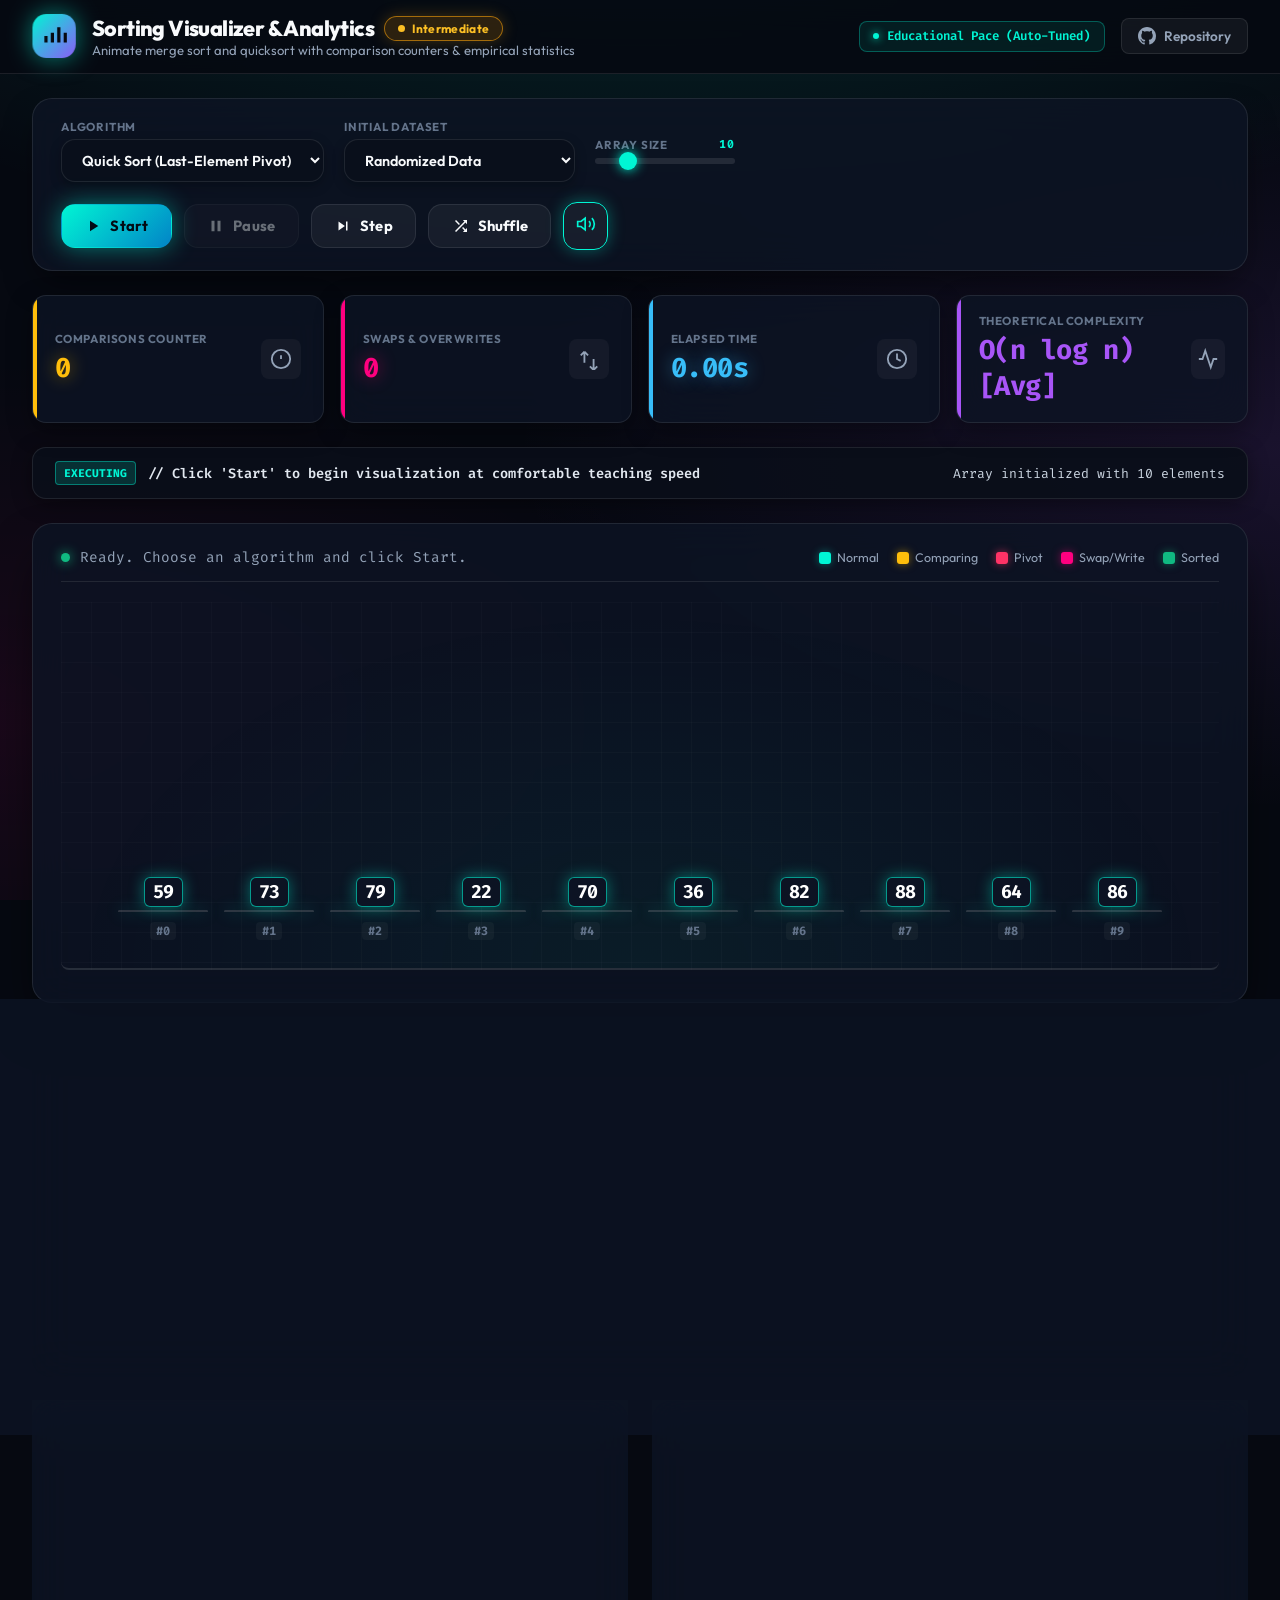
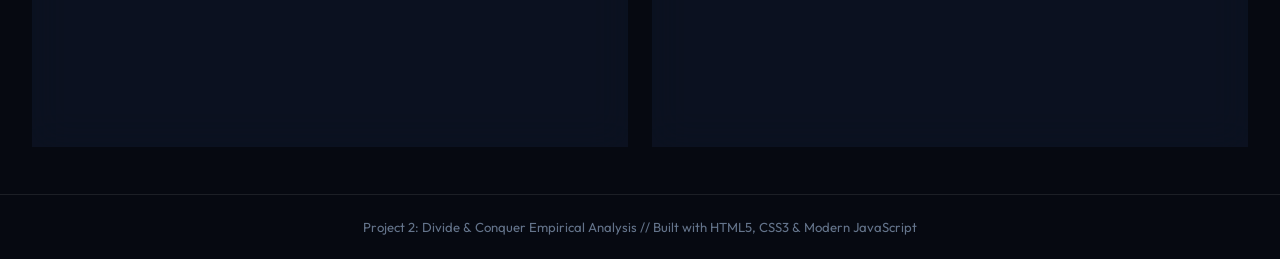
<file: Project_2/index.html>
<!DOCTYPE html>
<html lang="en">
<head>
  <meta charset="UTF-8">
  <meta name="viewport" content="width=device-width, initial-scale=1.0">
  <title>Sorting Visualizer // Empirical Divide & Conquer Analytics</title>
  
  <!-- Fonts -->
  <link rel="preconnect" href="https://fonts.googleapis.com">
  <link rel="preconnect" href="https://fonts.gstatic.com" crossorigin>
  <link href="https://fonts.googleapis.com/css2?family=Fira+Code:wght@400;600;700&family=Outfit:wght@400;500;600;700;800;900&display=swap" rel="stylesheet">
  
  <!-- Stylesheet -->
  <link rel="stylesheet" href="style.css">
</head>
<body>

  <!-- Top Header Navigation -->
  <header>
    <div class="header-container">
      <div class="brand">
        <div class="brand-icon-box">
          <svg viewBox="0 0 24 24">
            <path d="M3 18h3v-6H3v6zm6 0h3V9H9v9zm6 0h3V4h-3v14zm6 0h3v-9h-3v9z"/>
          </svg>
        </div>
        <div class="brand-title">
          <h1>Sorting Visualizer & Analytics <span class="badge-intermediate">Intermediate</span></h1>
          <p>Animate merge sort and quicksort with comparison counters & empirical statistics</p>
        </div>
      </div>
      
      <div class="header-links">
        <div class="tempo-indicator">
          <span class="tempo-dot"></span>
          <span>Educational Pace (Auto-Tuned)</span>
        </div>
        <a href="https://github.com/YousefEl-Basuony/Algorithm_Project" target="_blank" class="btn-github">
          <svg width="18" height="18" viewBox="0 0 24 24" fill="currentColor">
            <path d="M12 0C5.37 0 0 5.37 0 12c0 5.31 3.435 9.795 8.205 11.385.6.105.825-.255.825-.57 0-.285-.015-1.23-.015-2.235-3.015.555-3.795-.735-4.035-1.41-.135-.345-.72-1.41-1.23-1.695-.42-.225-1.02-.78-.015-.795.945-.015 1.62.87 1.845 1.23 1.08 1.815 2.805 1.305 3.495.99.105-.78.42-1.305.765-1.605-2.67-.3-5.46-1.335-5.46-5.925 0-1.305.465-2.385 1.23-3.225-.12-.3-.54-1.53.12-3.18 0 0 1.005-.315 3.3 1.23.96-.27 1.98-.405 3-.405s2.04.135 3 .405c2.295-1.56 3.3-1.23 3.3-1.23.66 1.65.24 2.88.12 3.18.765.84 1.23 1.905 1.23 3.225 0 4.605-2.805 5.625-5.475 5.925.435.375.81 1.095.81 2.22 0 1.605-.015 2.895-.015 3.3 0 .315.225.69.825.57A12.02 12.02 0 0024 12c0-6.63-5.37-12-12-12z"/>
          </svg>
          Repository
        </a>
      </div>
    </div>
  </header>

  <main>
    <!-- Control Deck (Speed slider removed as requested; tuned for clear comprehension) -->
    <section class="control-deck">
      <div class="control-row">
        <div class="controls-group">
          <!-- Algorithm Selection -->
          <div class="input-pill">
            <label for="algo-select">Algorithm</label>
            <select id="algo-select" class="custom-select">
              <option value="quickSort" selected>Quick Sort (Last-Element Pivot)</option>
              <option value="mergeSort">Merge Sort (Divide & Conquer)</option>
              <option value="quickSortRandom">Quick Sort (Random Pivot)</option>
            </select>
          </div>

          <!-- Dataset Distribution -->
          <div class="input-pill">
            <label for="dataset-select">Initial Dataset</label>
            <select id="dataset-select" class="custom-select">
              <option value="random" selected>Randomized Data</option>
              <option value="reversed">Reverse Sorted (O(n²) Trap)</option>
              <option value="sorted">Already Sorted</option>
              <option value="nearlySorted">Nearly Sorted</option>
            </select>
          </div>

          <!-- Array Size Slider (Default 10) -->
          <div class="slider-pill">
            <div class="slider-header">
              <span>Array Size</span>
              <span id="size-val" class="val-display">10</span>
            </div>
            <input type="range" id="size-slider" class="custom-slider" min="5" max="30" value="10">
          </div>
        </div>

        <!-- Action Controls -->
        <div class="buttons-group">
          <button id="btn-start" class="btn btn-primary" title="Start Sorting">
            <svg viewBox="0 0 24 24" fill="currentColor">
              <path d="M8 5v14l11-7z"/>
            </svg>
            <span>Start</span>
          </button>

          <button id="btn-pause" class="btn btn-secondary" disabled title="Pause / Resume">
            <svg id="icon-pause" viewBox="0 0 24 24" fill="currentColor">
              <path d="M6 19h4V5H6v14zm8-14v14h4V5h-4z"/>
            </svg>
            <span id="pause-label">Pause</span>
          </button>

          <button id="btn-step" class="btn btn-secondary" title="Execute single step">
            <svg viewBox="0 0 24 24" fill="currentColor">
              <path d="M6 18l8.5-6L6 6v12zM16 6v12h2V6h-2z"/>
            </svg>
            <span>Step</span>
          </button>

          <button id="btn-shuffle" class="btn btn-secondary" title="Generate New Array">
            <svg viewBox="0 0 24 24" fill="currentColor">
              <path d="M10.59 9.17L5.41 4 4 5.41l5.17 5.17 1.42-1.41zM14.5 4l2.04 2.04L4 18.59 5.41 20 17.96 7.46 20 9.5V4h-5.5zm.33 9.41l-1.41 1.41 3.13 3.13L14.5 20H20v-5.5l-2.04 2.04-3.13-3.13z"/>
            </svg>
            <span>Shuffle</span>
          </button>

          <button id="btn-sound" class="btn-icon-toggle active" title="Toggle Audio Synthesizer">
            <svg id="icon-sound" width="20" height="20" viewBox="0 0 24 24" fill="none" stroke="currentColor" stroke-width="2">
              <polygon points="11 5 6 9 2 9 2 15 6 15 11 19 11 5"></polygon>
              <path d="M19.07 4.93a10 10 0 0 1 0 14.14M15.54 8.46a5 5 0 0 1 0 7.07"></path>
            </svg>
          </button>
        </div>
      </div>
    </section>

    <!-- Metrics HUD -->
    <section class="metrics-grid">
      <div class="metric-card card-comparisons">
        <div class="metric-info">
          <p class="label">Comparisons Counter</p>
          <h3 class="value" id="stat-comparisons">0</h3>
        </div>
        <div class="metric-icon">
          <svg width="22" height="22" viewBox="0 0 24 24" fill="none" stroke="currentColor" stroke-width="2">
            <circle cx="12" cy="12" r="10"></circle>
            <line x1="12" y1="8" x2="12" y2="12"></line>
            <line x1="12" y1="16" x2="12.01" y2="16"></line>
          </svg>
        </div>
      </div>

      <div class="metric-card card-swaps">
        <div class="metric-info">
          <p class="label">Swaps & Overwrites</p>
          <h3 class="value" id="stat-swaps">0</h3>
        </div>
        <div class="metric-icon">
          <svg width="22" height="22" viewBox="0 0 24 24" fill="none" stroke="currentColor" stroke-width="2">
            <path d="M7 16V4m0 0L3 8m4-4l4 4m6 4v12m0 0l4-4m-4 4l-4-4"/>
          </svg>
        </div>
      </div>

      <div class="metric-card card-time">
        <div class="metric-info">
          <p class="label">Elapsed Time</p>
          <h3 class="value" id="stat-time">0.00s</h3>
        </div>
        <div class="metric-icon">
          <svg width="22" height="22" viewBox="0 0 24 24" fill="none" stroke="currentColor" stroke-width="2">
            <circle cx="12" cy="12" r="10"></circle>
            <polyline points="12 6 12 12 16 14"></polyline>
          </svg>
        </div>
      </div>

      <div class="metric-card card-complexity">
        <div class="metric-info">
          <p class="label">Theoretical Complexity</p>
          <h3 class="value" id="stat-complexity">O(n log n)</h3>
        </div>
        <div class="metric-icon">
          <svg width="22" height="22" viewBox="0 0 24 24" fill="none" stroke="currentColor" stroke-width="2">
            <polyline points="22 12 18 12 15 21 9 3 6 12 2 12"></polyline>
          </svg>
        </div>
      </div>
    </section>

    <!-- Real-Time Code Execution Line HUD -->
    <div class="code-hud-banner">
      <div class="code-hud-left">
        <span class="code-hud-tag">Executing</span>
        <span class="code-hud-line" id="code-hud-line">// Click 'Start' to begin visualization at comfortable teaching speed</span>
      </div>
      <div class="code-hud-right">
        <span class="step-desc" id="code-hud-desc">Array initialized with 10 elements</span>
      </div>
    </div>

    <!-- Visualizer Stage Arena -->
    <section class="stage-wrapper">
      <div class="stage-header">
        <div class="status-indicator">
          <span class="status-beacon" id="status-beacon"></span>
          <span class="status-text" id="status-text">Ready. Choose an algorithm and click Start.</span>
        </div>

        <div class="legend-group">
          <div class="legend-item">
            <span class="legend-color default"></span>
            <span>Normal</span>
          </div>
          <div class="legend-item">
            <span class="legend-color comparing"></span>
            <span>Comparing</span>
          </div>
          <div class="legend-item">
            <span class="legend-color pivot"></span>
            <span>Pivot</span>
          </div>
          <div class="legend-item">
            <span class="legend-color swapping"></span>
            <span>Swap/Write</span>
          </div>
          <div class="legend-item">
            <span class="legend-color sorted"></span>
            <span>Sorted</span>
          </div>
        </div>
      </div>

      <!-- Live Dynamic Pillars Container -->
      <div id="bars-container" class="bars-arena"></div>
    </section>

    <!-- 📊 Advanced Empirical Statistics & Analytics Suite (NEW) -->
    <section class="analytics-suite">
      <div class="analytics-header">
        <div class="analytics-title">
          <svg width="24" height="24" viewBox="0 0 24 24" fill="none" stroke="var(--neon-cyan)" stroke-width="2">
            <line x1="18" y1="20" x2="18" y2="10"></line>
            <line x1="12" y1="20" x2="12" y2="4"></line>
            <line x1="6" y1="20" x2="6" y2="14"></line>
          </svg>
          <h2>Empirical Performance Analytics & Benchmarks</h2>
        </div>
        <span class="analytics-badge">Live Statistical Modeling</span>
      </div>

      <div class="analytics-grid">
        <!-- Operation Distribution Gauge -->
        <div class="analytics-card">
          <h4>Operation Proportions</h4>
          <p class="card-caption">Visual ratio of Comparisons vs Swaps against theoretical upper bounds:</p>
          
          <div class="stat-bar-group">
            <div class="stat-bar-header">
              <span>Comparisons</span>
              <span id="analytics-comp-count" class="stat-num yellow">0 ops</span>
            </div>
            <div class="stat-bar-track">
              <div id="analytics-comp-bar" class="stat-bar-fill yellow" style="width: 0%;"></div>
            </div>
          </div>

          <div class="stat-bar-group">
            <div class="stat-bar-header">
              <span>Swaps & Writes</span>
              <span id="analytics-swap-count" class="stat-num pink">0 ops</span>
            </div>
            <div class="stat-bar-track">
              <div id="analytics-swap-bar" class="stat-bar-fill pink" style="width: 0%;"></div>
            </div>
          </div>

          <div class="stat-bar-group">
            <div class="stat-bar-header">
              <span>Worst-Case Theoretical Cap: n(n-1)/2</span>
              <span id="analytics-worst-cap" class="stat-num cyan">45 ops</span>
            </div>
            <div class="stat-bar-track">
              <div class="stat-bar-fill cyan" style="width: 100%;"></div>
            </div>
          </div>
        </div>

        <!-- Algorithmic Efficiency Rating -->
        <div class="analytics-card">
          <h4>Efficiency Index & Asymptotics</h4>
          <div class="efficiency-box" id="efficiency-box">
            <div class="efficiency-icon" id="efficiency-icon">⚡</div>
            <div class="efficiency-content">
              <h5 id="efficiency-title">Awaiting Execution</h5>
              <p id="efficiency-desc">Run any sorting algorithm to evaluate operations against n·log₂(n) stability bounds.</p>
            </div>
          </div>

          <div class="metrics-row">
            <div class="metric-mini">
              <span class="mini-label">Theoretical O(n log n)</span>
              <span class="mini-val" id="val-theoretical-log">~33 ops</span>
            </div>
            <div class="metric-mini">
              <span class="mini-label">Worst Case O(n²)</span>
              <span class="mini-val" id="val-theoretical-quad">45 ops</span>
            </div>
            <div class="metric-mini">
              <span class="mini-label">Efficiency Delta</span>
              <span class="mini-val" id="val-efficiency-delta">--</span>
            </div>
          </div>
        </div>

        <!-- Comparative Run History Log -->
        <div class="analytics-card">
          <div class="history-header">
            <h4>Algorithm Comparison History</h4>
            <button id="btn-clear-history" class="btn-clear" title="Clear log">Clear</button>
          </div>
          <p class="card-caption">Compare Merge Sort vs Quick Sort back-to-back:</p>
          <div class="history-list" id="history-list">
            <div class="history-empty">No runs recorded yet. Click <strong>Start</strong> to generate benchmark data.</div>
          </div>
        </div>
      </div>
    </section>

    <!-- Project 2 Theory Card -->
    <section class="insights-section">
      <div class="insight-card">
        <h3>
          <svg width="22" height="22" viewBox="0 0 24 24" fill="none" stroke="var(--neon-cyan)" stroke-width="2">
            <rect x="2" y="3" width="20" height="14" rx="2" ry="2"></rect>
            <line x1="8" y1="21" x2="16" y2="21"></line>
            <line x1="12" y1="17" x2="12" y2="21"></line>
          </svg>
          Divide & Conquer Complexity Breakdown
        </h3>
        <p>Both <strong>Merge Sort</strong> and <strong>Quick Sort</strong> decompose problem sets into smaller subproblems. Notice how Merge Sort maintains predictable $O(n \log n)$ depth, while Quick Sort's performance hinges entirely on pivot partition symmetry:</p>
        
        <table class="theory-table">
          <thead>
            <tr>
              <th>Algorithm</th>
              <th>Best</th>
              <th>Average</th>
              <th>Worst Case</th>
              <th>Space</th>
            </tr>
          </thead>
          <tbody>
            <tr>
              <td><strong>Merge Sort</strong></td>
              <td>O(n log n)</td>
              <td>O(n log n)</td>
              <td>O(n log n)</td>
              <td>O(n)</td>
            </tr>
            <tr class="highlight-row">
              <td><strong>Quick Sort (Last Pivot)</strong></td>
              <td>O(n log n)</td>
              <td>O(n log n)</td>
              <td style="color: var(--neon-crimson);">O(n²)</td>
              <td>O(log n)</td>
            </tr>
          </tbody>
        </table>
      </div>

      <div class="insight-card">
        <h3>
          <svg width="22" height="22" viewBox="0 0 24 24" fill="none" stroke="var(--neon-gold)" stroke-width="2">
            <path d="M10.29 3.86L1.82 18a2 2 0 0 0 1.71 3h16.94a2 2 0 0 0 1.71-3L13.71 3.86a2 2 0 0 0-3.42 0z"></path>
            <line x1="12" y1="9" x2="12" y2="13"></line>
            <line x1="12" y1="17" x2="12.01" y2="17"></line>
          </svg>
          The O(n²) Last-Element Pivot Trap
        </h3>
        <p>When selecting the <code class="code-pill">arr[high]</code> (last element) pivot on <strong>Reverse Sorted</strong> or <strong>Already Sorted</strong> arrays, the partition divides the array into subsets of size <code class="code-pill">0</code> and <code class="code-pill">n - 1</code> instead of two equal halves.</p>
        <div class="callout-warning">
          <strong>Interactive Test:</strong> Set initial dataset to <em>Reverse Sorted</em> and run <em>Quick Sort (Last-Element Pivot)</em> with 10 elements. Check the Analytics panel: exactly \( \frac{10 \times 9}{2} = 45 \) comparisons! Compare this with Merge Sort or Randomized Quick Sort.
        </div>
      </div>
    </section>
  </main>

  <footer>
    <p>Project 2: Divide & Conquer Empirical Analysis // Built with HTML5, CSS3 & Modern JavaScript</p>
  </footer>

  <!-- Scripts -->
  <script src="audio.js"></script>
  <script src="algorithms.js"></script>
  <script src="app.js"></script>
</body>
</html>
</file>
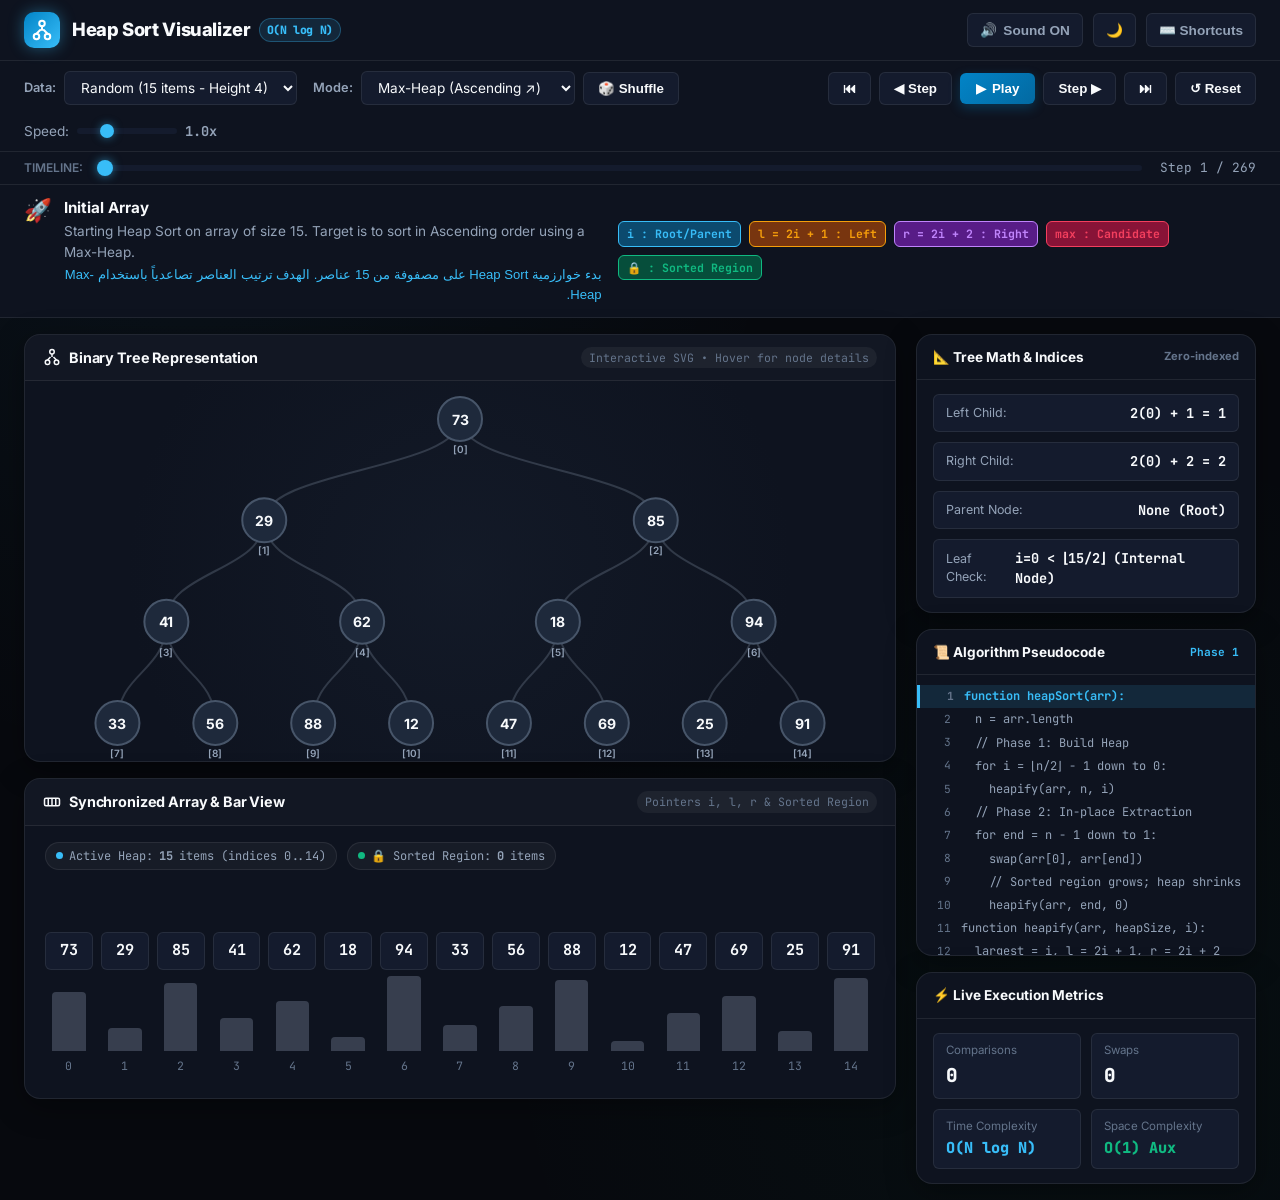
<file: Project_3/index.html>
<!DOCTYPE html>
<html lang="en" data-theme="dark">
<head>
    <meta charset="UTF-8">
    <meta name="viewport" content="width=device-width, initial-scale=1.0">
    <title>Heap Sort Visualizer | Interactive Binary Tree & Array Animation</title>
    <link rel="icon" type="image/svg+xml" href="assets/favicon.svg">
    <link rel="stylesheet" href="style.css">
    <!-- Google Fonts for crisp modern typography -->
    <link rel="preconnect" href="https://fonts.googleapis.com">
    <link rel="preconnect" href="https://fonts.gstatic.com" crossorigin>
    <link href="https://fonts.googleapis.com/css2?family=Inter:wght@400;500;600;700;800&family=JetBrains+Mono:wght@400;500;600;700;800&display=swap" rel="stylesheet">
</head>
<body>
    <!-- Top Global Header -->
    <header class="header">
        <div class="header-inner">
            <div class="brand-section">
                <div class="brand-icon">
                    <svg width="22" height="22" viewBox="0 0 24 24" fill="none" stroke="currentColor" stroke-width="2.2" stroke-linecap="round" stroke-linejoin="round">
                        <circle cx="12" cy="5" r="3"></circle>
                        <circle cx="6" cy="19" r="3"></circle>
                        <circle cx="18" cy="19" r="3"></circle>
                        <path d="M12 8v4"></path>
                        <path d="M6 16l4-4"></path>
                        <path d="M18 16l-4-4"></path>
                    </svg>
                </div>
                <div class="brand-title">
                    <span>Heap Sort Visualizer</span>
                    <span class="badge-complexity">O(N log N)</span>
                </div>
            </div>

            <div class="header-actions">
                <button id="btnSoundToggle" class="icon-btn" title="Toggle Sound Effects (Key: M)">
                    <span id="soundIcon">🔊</span>
                    <span id="soundText">Sound ON</span>
                </button>
                <button id="btnThemeToggle" class="icon-btn" title="Toggle Dark/Light Mode">
                    <span id="themeIcon">🌙</span>
                </button>
                <button id="btnHelpModal" class="icon-btn" title="Keyboard Shortcuts & Help (Key: ?)">
                    <span>⌨️ Shortcuts</span>
                </button>
            </div>
        </div>
    </header>

    <!-- Controls Toolbar -->
    <section class="toolbar">
        <div class="toolbar-inner">
            <!-- Left Group: Data presets -->
            <div class="toolbar-group">
                <label for="presetSelect" style="font-size:0.8rem; color:var(--text-secondary); font-weight:600;">Data:</label>
                <select id="presetSelect" class="select-custom">
                    <option value="random15" selected>Random (15 items - Height 4)</option>
                    <option value="random7">Random (7 items - Height 3)</option>
                    <option value="random31">Random (31 items - Height 5)</option>
                    <option value="nearlySorted">Nearly Sorted</option>
                    <option value="reverse">Reverse Sorted (Worst Case)</option>
                    <option value="fewUnique">Few Unique Elements</option>
                    <option value="custom">Custom Array...</option>
                </select>

                <label for="heapModeSelect" style="font-size:0.8rem; color:var(--text-secondary); font-weight:600; margin-left:8px;">Mode:</label>
                <select id="heapModeSelect" class="select-custom">
                    <option value="max" selected>Max-Heap (Ascending ↗)</option>
                    <option value="min">Min-Heap (Descending ↘)</option>
                </select>

                <button id="btnRandomize" class="btn-secondary" title="Generate New Numbers">
                    <span>🎲 Shuffle</span>
                </button>
            </div>

            <!-- Middle Group: Playback Controls -->
            <div class="toolbar-group">
                <button id="btnFirst" class="btn-secondary" title="First Step (Home)">⏮</button>
                <button id="btnPrev" class="btn-secondary" title="Previous Step (Left Arrow)">◀ Step</button>
                <button id="btnPlay" class="btn-primary" title="Play / Pause (Space)">
                    <span id="playIcon">▶</span>
                    <span id="playText">Play</span>
                </button>
                <button id="btnNext" class="btn-secondary" title="Next Step (Right Arrow)">Step ▶</button>
                <button id="btnLast" class="btn-secondary" title="Jump to Complete (End)">⏭</button>
                <button id="btnReset" class="btn-secondary" title="Reset (Key: R)">↺ Reset</button>
            </div>

            <!-- Right Group: Speed Slider -->
            <div class="toolbar-group">
                <div class="speed-control">
                    <span>Speed:</span>
                    <input type="range" id="speedSlider" class="speed-slider" min="0.25" max="3" step="0.25" value="1">
                    <span id="speedValue" style="font-family:var(--font-mono); font-weight:700;">1.0x</span>
                </div>
            </div>
        </div>
    </section>

    <!-- Timeline Scrubber -->
    <div class="timeline-bar-wrapper">
        <div class="timeline-inner">
            <span style="font-size:0.75rem; color:var(--text-muted); font-weight:600;">TIMELINE:</span>
            <input type="range" id="timelineScrubber" class="timeline-scrubber" min="0" max="0" value="0">
            <div id="stepCounter" class="step-indicator">Step 0 / 0</div>
        </div>
    </div>

    <!-- Live Narration & Legend Banner -->
    <section class="narrative-banner">
        <div class="narrative-inner">
            <div class="narrative-content">
                <div id="narrativeIcon" class="narrative-icon">📌</div>
                <div>
                    <div id="narrativeTitle" class="narrative-title">Welcome to Heap Sort Visualizer</div>
                    <div id="narrativeDesc" class="narrative-desc">Load a dataset or press Play to animate the complete binary tree and array.</div>
                    <div id="narrativeDescAr" class="narrative-desc-ar">مرحباً بك في أداة المحاكاة التفاعلية لخوارزمية ترتيب الـ Heap. اضغط Play لبدء الرسوم المتحركة.</div>
                </div>
            </div>

            <div class="pointer-legend-bar">
                <span class="legend-tag tag-i">i : Root/Parent</span>
                <span class="legend-tag tag-l">l = 2i + 1 : Left</span>
                <span class="legend-tag tag-r">r = 2i + 2 : Right</span>
                <span class="legend-tag tag-max" id="legendTargetTag">max : Candidate</span>
                <span class="legend-tag tag-sorted">🔒 : Sorted Region</span>
            </div>
        </div>
    </section>

    <!-- Main Dual Split Workspace -->
    <main class="workspace">
        <!-- Visualizers Column (Tree + Array) -->
        <div class="visualizers-column">
            <!-- Tree Card -->
            <div class="viz-card">
                <div class="viz-card-header">
                    <div class="viz-card-title">
                        <svg width="18" height="18" viewBox="0 0 24 24" fill="none" stroke="currentColor" stroke-width="2">
                            <circle cx="12" cy="5" r="3"></circle>
                            <circle cx="6" cy="19" r="3"></circle>
                            <circle cx="18" cy="19" r="3"></circle>
                            <path d="M12 8v4M6 16l4-4M18 16l-4-4"></path>
                        </svg>
                        <span>Binary Tree Representation</span>
                    </div>
                    <span class="viz-card-tag">Interactive SVG • Hover for node details</span>
                </div>
                <div class="tree-container">
                    <svg id="treeSvg" class="tree-svg"></svg>
                </div>
            </div>

            <!-- Synchronized Array Card -->
            <div class="viz-card">
                <div class="viz-card-header">
                    <div class="viz-card-title">
                        <svg width="18" height="18" viewBox="0 0 24 24" fill="none" stroke="currentColor" stroke-width="2">
                            <rect x="2" y="7" width="20" height="10" rx="2"></rect>
                            <line x1="7" y1="7" x2="7" y2="17"></line>
                            <line x1="12" y1="7" x2="12" y2="17"></line>
                            <line x1="17" y1="7" x2="17" y2="17"></line>
                        </svg>
                        <span>Synchronized Array & Bar View</span>
                    </div>
                    <span class="viz-card-tag">Pointers i, l, r & Sorted Region</span>
                </div>
                <div id="arrayContainer" class="array-container">
                    <!-- Dynamic Array Strip rendered here -->
                </div>
            </div>
        </div>

        <!-- Inspector Column (Formulas + Pseudocode + Stats) -->
        <aside class="inspector-column">
            <!-- Formula HUD -->
            <div class="inspector-card">
                <div class="inspector-header">
                    <span>📐 Tree Math & Indices</span>
                    <span style="font-size:0.7rem; color:var(--text-muted);">Zero-indexed</span>
                </div>
                <div class="formula-body">
                    <div class="formula-row">
                        <span class="formula-label">Left Child:</span>
                        <span id="formulaLeft" class="formula-calc">left = 2i + 1</span>
                    </div>
                    <div class="formula-row">
                        <span class="formula-label">Right Child:</span>
                        <span id="formulaRight" class="formula-calc">right = 2i + 2</span>
                    </div>
                    <div class="formula-row">
                        <span class="formula-label">Parent Node:</span>
                        <span id="formulaParent" class="formula-calc">parent = ⌊(i - 1)/2⌋</span>
                    </div>
                    <div class="formula-row">
                        <span class="formula-label">Leaf Check:</span>
                        <span id="formulaLeaf" class="formula-calc">i ≥ ⌊n/2⌋ (Leaves)</span>
                    </div>
                </div>
            </div>

            <!-- Pseudocode Sync -->
            <div class="inspector-card">
                <div class="inspector-header">
                    <span>📜 Algorithm Pseudocode</span>
                    <span id="pseudocodePhaseBadge" style="font-family:var(--font-mono); font-size:0.7rem; color:var(--color-i);">Phase 1</span>
                </div>
                <div id="pseudocodeContainer" class="pseudocode-container">
                    <div class="code-line" data-line="1"><span class="code-line-num">1</span><span>function heapSort(arr):</span></div>
                    <div class="code-line" data-line="2"><span class="code-line-num">2</span><span>&nbsp;&nbsp;n = arr.length</span></div>
                    <div class="code-line" data-line="3"><span class="code-line-num">3</span><span>&nbsp;&nbsp;// Phase 1: Build Heap</span></div>
                    <div class="code-line" data-line="4"><span class="code-line-num">4</span><span>&nbsp;&nbsp;for i = ⌊n/2⌋ - 1 down to 0:</span></div>
                    <div class="code-line" data-line="5"><span class="code-line-num">5</span><span>&nbsp;&nbsp;&nbsp;&nbsp;heapify(arr, n, i)</span></div>
                    <div class="code-line" data-line="6"><span class="code-line-num">6</span><span>&nbsp;&nbsp;// Phase 2: In-place Extraction</span></div>
                    <div class="code-line" data-line="7"><span class="code-line-num">7</span><span>&nbsp;&nbsp;for end = n - 1 down to 1:</span></div>
                    <div class="code-line" data-line="8"><span class="code-line-num">8</span><span>&nbsp;&nbsp;&nbsp;&nbsp;swap(arr[0], arr[end])</span></div>
                    <div class="code-line" data-line="9"><span class="code-line-num">9</span><span>&nbsp;&nbsp;&nbsp;&nbsp;// Sorted region grows; heap shrinks</span></div>
                    <div class="code-line" data-line="10"><span class="code-line-num">10</span><span>&nbsp;&nbsp;&nbsp;&nbsp;heapify(arr, end, 0)</span></div>
                    <div class="code-line" data-line="11"><span class="code-line-num">11</span><span>function heapify(arr, heapSize, i):</span></div>
                    <div class="code-line" data-line="12"><span class="code-line-num">12</span><span>&nbsp;&nbsp;largest = i, l = 2i + 1, r = 2i + 2</span></div>
                    <div class="code-line" data-line="13"><span class="code-line-num">13</span><span>&nbsp;&nbsp;if l &lt; heapSize &amp;&amp; arr[l] &gt; arr[largest]:</span></div>
                    <div class="code-line" data-line="14"><span class="code-line-num">14</span><span>&nbsp;&nbsp;if r &lt; heapSize &amp;&amp; arr[r] &gt; arr[largest]:</span></div>
                    <div class="code-line" data-line="15"><span class="code-line-num">15</span><span>&nbsp;&nbsp;if largest != i:</span></div>
                    <div class="code-line" data-line="16"><span class="code-line-num">16</span><span>&nbsp;&nbsp;&nbsp;&nbsp;swap(arr[i], arr[largest])</span></div>
                    <div class="code-line" data-line="17"><span class="code-line-num">17</span><span>&nbsp;&nbsp;&nbsp;&nbsp;heapify(arr, heapSize, largest)</span></div>
                </div>
            </div>

            <!-- Metrics Card -->
            <div class="inspector-card">
                <div class="inspector-header">
                    <span>⚡ Live Execution Metrics</span>
                </div>
                <div class="stats-grid">
                    <div class="stat-box">
                        <div class="stat-label">Comparisons</div>
                        <div id="statComparisons" class="stat-val">0</div>
                    </div>
                    <div class="stat-box">
                        <div class="stat-label">Swaps</div>
                        <div id="statSwaps" class="stat-val">0</div>
                    </div>
                    <div class="stat-box">
                        <div class="stat-label">Time Complexity</div>
                        <div class="stat-val" style="font-size:0.95rem; color:#38bdf8;">O(N log N)</div>
                    </div>
                    <div class="stat-box">
                        <div class="stat-label">Space Complexity</div>
                        <div class="stat-val" style="font-size:0.95rem; color:#10b981;">O(1) Aux</div>
                    </div>
                </div>
            </div>
        </aside>
    </main>

    <!-- Floating Node Hover Tooltip -->
    <div id="floatingTooltip" class="floating-tooltip"></div>

    <!-- Shortcuts & Help Modal -->
    <div id="helpModal" class="modal-overlay">
        <div class="modal-box">
            <div class="modal-title">
                <span>Keyboard Shortcuts & Guide</span>
                <button id="btnCloseHelp" class="icon-btn" style="padding:4px 8px;">✕</button>
            </div>
            <p style="font-size:0.85rem; color:var(--text-secondary); margin-bottom:14px;">
                Navigate and control the Heap Sort animation effortlessly using your keyboard:
            </p>
            <div class="shortcut-row">
                <span>Play / Pause</span>
                <span class="kbd-key">Space</span>
            </div>
            <div class="shortcut-row">
                <span>Step Forward</span>
                <span class="kbd-key">Right Arrow / L</span>
            </div>
            <div class="shortcut-row">
                <span>Step Backward</span>
                <span class="kbd-key">Left Arrow / J</span>
            </div>
            <div class="shortcut-row">
                <span>Reset to Start</span>
                <span class="kbd-key">R</span>
            </div>
            <div class="shortcut-row">
                <span>Toggle Sound Effects</span>
                <span class="kbd-key">M</span>
            </div>
            <div class="shortcut-row">
                <span>Toggle Dark / Light Theme</span>
                <span class="kbd-key">T</span>
            </div>
            <div class="shortcut-row">
                <span>Shuffle / New Array</span>
                <span class="kbd-key">S</span>
            </div>
        </div>
    </div>

    <!-- Custom Array Input Modal -->
    <div id="customInputModal" class="modal-overlay">
        <div class="modal-box">
            <div class="modal-title">
                <span>Enter Custom Array</span>
                <button id="btnCloseCustom" class="icon-btn" style="padding:4px 8px;">✕</button>
            </div>
            <p style="font-size:0.85rem; color:var(--text-secondary); margin-bottom:12px;">
                Enter numbers (from 3 up to 31 items) separated by commas or spaces:
            </p>
            <input type="text" id="customNumbersInput" class="input-custom" style="width:100%; margin-bottom:10px;" placeholder="e.g. 45, 12, 89, 34, 67, 23, 90">
            <div id="customInputError" style="color:#ef4444; font-size:0.75rem; margin-bottom:12px; display:none;"></div>
            <div style="display:flex; justify-content:flex-end; gap:8px;">
                <button id="btnCancelCustom" class="btn-secondary">Cancel</button>
                <button id="btnApplyCustom" class="btn-primary">Apply & Visualize</button>
            </div>
        </div>
    </div>

    <!-- Scripts -->
    <script src="js/soundEffects.js"></script>
    <script src="js/heapSortEngine.js"></script>
    <script src="js/treeRenderer.js"></script>
    <script src="js/arrayRenderer.js"></script>
    <script src="js/main.js"></script>
</body>
</html>
</file>
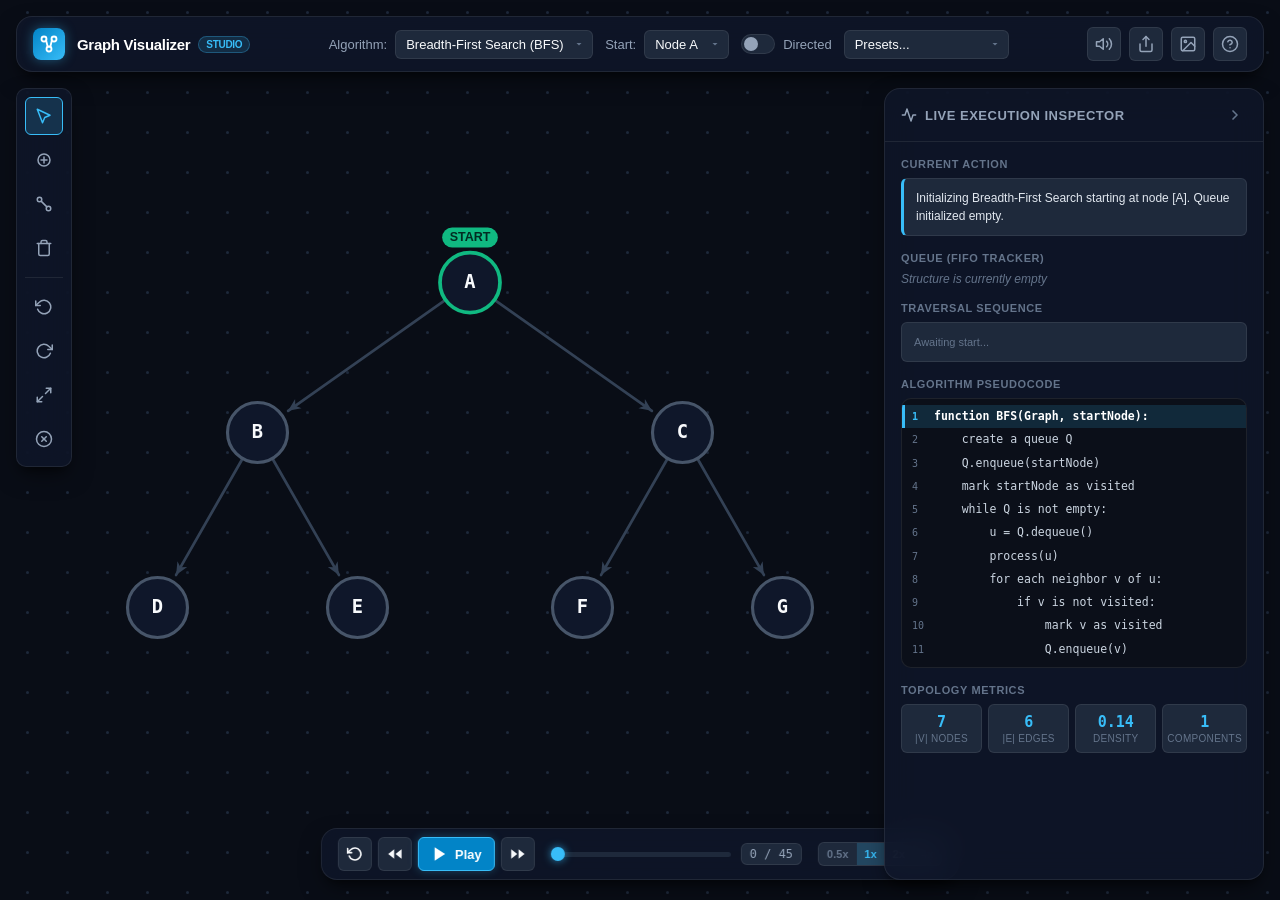
<file: Project_4/index.html>
<!DOCTYPE html>
<html lang="en">
<head>
  <meta charset="UTF-8">
  <meta name="viewport" content="width=device-width, initial-scale=1.0">
  <title>Graph Visualizer — BFS &amp; DFS Interactive Studio</title>
  <meta name="description" content="A precision, studio-grade graph visualizer for Breadth-First Search and Depth-First Search with interactive drawing, live queue/stack tracking, and step-by-step time-travel scrubbing.">
  <link rel="stylesheet" href="css/style.css">
</head>
<body>
  <div id="app-container">
    <!-- Main Interactive Canvas -->
    <div id="canvas-wrapper">
      <canvas id="graph-canvas"></canvas>
    </div>

    <!-- Floating Top Bar -->
    <header class="top-bar">
      <div class="brand-section">
        <div class="brand-icon">
          <!-- Graph Node Icon -->
          <svg width="20" height="20" viewBox="0 0 24 24" fill="none" stroke="currentColor" stroke-width="2.2" stroke-linecap="round" stroke-linejoin="round">
            <circle cx="6" cy="6" r="3"/>
            <circle cx="18" cy="6" r="3"/>
            <circle cx="12" cy="18" r="3"/>
            <line x1="8.5" y1="7.5" x2="10.5" y2="15.5"/>
            <line x1="15.5" y1="7.5" x2="13.5" y2="15.5"/>
          </svg>
        </div>
        <div class="brand-text">
          <h1>Graph Visualizer <span class="badge-tag">Studio</span></h1>
        </div>
      </div>

      <div class="controls-section">
        <!-- Algorithm Switcher -->
        <div class="control-group">
          <span>Algorithm:</span>
          <div class="select-wrapper">
            <select id="algo-select" class="custom-select">
              <option value="bfs">Breadth-First Search (BFS)</option>
              <option value="dfs">Depth-First Search (DFS)</option>
            </select>
            <svg class="select-arrow" width="12" height="12" viewBox="0 0 24 24" fill="currentColor">
              <path d="M7 10l5 5 5-5z"/>
            </svg>
          </div>
        </div>

        <!-- Start Node Selector -->
        <div class="control-group">
          <span>Start:</span>
          <div class="select-wrapper">
            <select id="start-node-select" class="custom-select">
              <!-- Populated dynamically -->
            </select>
            <svg class="select-arrow" width="12" height="12" viewBox="0 0 24 24" fill="currentColor">
              <path d="M7 10l5 5 5-5z"/>
            </svg>
          </div>
        </div>

        <!-- Directed / Undirected Toggle -->
        <label class="toggle-switch" title="Toggle directed edges with arrowheads">
          <input type="checkbox" id="directed-toggle">
          <div class="toggle-slider"></div>
          <span style="font-size: 13px; color: var(--text-secondary);">Directed</span>
        </label>

        <!-- Presets Dropdown -->
        <div class="control-group">
          <div class="select-wrapper">
            <select id="presets-select" class="custom-select">
              <option value="" disabled selected>Presets...</option>
              <option value="binaryTree">Binary Tree (Depth 3)</option>
              <option value="petersen">Petersen Graph</option>
              <option value="cycleChord">Cycle &amp; Bridges</option>
              <option value="gridMaze">3x3 Mesh Grid</option>
            </select>
            <svg class="select-arrow" width="12" height="12" viewBox="0 0 24 24" fill="currentColor">
              <path d="M7 10l5 5 5-5z"/>
            </svg>
          </div>
        </div>
      </div>

      <!-- Quick Action Buttons -->
      <div class="actions-section">
        <button id="sound-btn" class="icon-btn" title="Toggle Audio (M)">
          <svg width="18" height="18" viewBox="0 0 24 24" fill="none" stroke="currentColor" stroke-width="2" stroke-linecap="round" stroke-linejoin="round">
            <polygon points="11 5 6 9 2 9 2 15 6 15 11 19 11 5"/>
            <path d="M19.07 4.93a10 10 0 0 1 0 14.14M15.54 8.46a5 5 0 0 1 0 7.07"/>
          </svg>
        </button>

        <button id="share-btn" class="icon-btn" title="Export / Import JSON">
          <svg width="18" height="18" viewBox="0 0 24 24" fill="none" stroke="currentColor" stroke-width="2" stroke-linecap="round" stroke-linejoin="round">
            <path d="M4 12v8a2 2 0 0 0 2 2h12a2 2 0 0 0 2-2v-8"/>
            <polyline points="16 6 12 2 8 6"/>
            <line x1="12" y1="2" x2="12" y2="15"/>
          </svg>
        </button>

        <button id="export-img-btn" class="icon-btn" title="Snapshot HD Image">
          <svg width="18" height="18" viewBox="0 0 24 24" fill="none" stroke="currentColor" stroke-width="2" stroke-linecap="round" stroke-linejoin="round">
            <rect x="3" y="3" width="18" height="18" rx="2" ry="2"/>
            <circle cx="8.5" cy="8.5" r="1.5"/>
            <polyline points="21 15 16 10 5 21"/>
          </svg>
        </button>

        <button id="help-btn" class="icon-btn" title="Shortcuts &amp; Guide (?)">
          <svg width="18" height="18" viewBox="0 0 24 24" fill="none" stroke="currentColor" stroke-width="2" stroke-linecap="round" stroke-linejoin="round">
            <circle cx="12" cy="12" r="10"/>
            <path d="M9.09 9a3 3 0 0 1 5.83 1c0 2-3 3-3 3"/>
            <line x1="12" y1="17" x2="12.01" y2="17"/>
          </svg>
        </button>
      </div>
    </header>

    <!-- Left Floating Dock / Tools -->
    <nav class="left-dock">
      <button id="tool-select" class="dock-btn active" title="Select &amp; Drag Nodes (V)">
        <svg width="18" height="18" viewBox="0 0 24 24" fill="none" stroke="currentColor" stroke-width="2" stroke-linecap="round" stroke-linejoin="round">
          <path d="M3 3l7 18 3-7 7-3L3 3z"/>
        </svg>
      </button>

      <button id="tool-node" class="dock-btn" title="Add Node: Click Canvas (N)">
        <svg width="18" height="18" viewBox="0 0 24 24" fill="none" stroke="currentColor" stroke-width="2" stroke-linecap="round" stroke-linejoin="round">
          <circle cx="12" cy="12" r="8"/>
          <line x1="12" y1="8" x2="12" y2="16"/>
          <line x1="8" y1="12" x2="16" y2="12"/>
        </svg>
      </button>

      <button id="tool-edge" class="dock-btn" title="Connect Edge: Drag Node to Node (E)">
        <svg width="18" height="18" viewBox="0 0 24 24" fill="none" stroke="currentColor" stroke-width="2" stroke-linecap="round" stroke-linejoin="round">
          <circle cx="6" cy="6" r="3"/>
          <circle cx="18" cy="18" r="3"/>
          <line x1="8.5" y1="8.5" x2="15.5" y2="15.5"/>
        </svg>
      </button>

      <button id="tool-erase" class="dock-btn" title="Erase Node / Edge (X)">
        <svg width="18" height="18" viewBox="0 0 24 24" fill="none" stroke="currentColor" stroke-width="2" stroke-linecap="round" stroke-linejoin="round">
          <polyline points="3 6 5 6 21 6"/>
          <path d="M19 6v14a2 2 0 0 1-2 2H7a2 2 0 0 1-2-2V6m3 0V4a2 2 0 0 1 2-2h4a2 2 0 0 1 2 2v2"/>
        </svg>
      </button>

      <div class="dock-divider"></div>

      <button id="tool-undo" class="dock-btn" title="Undo (Ctrl+Z)">
        <svg width="18" height="18" viewBox="0 0 24 24" fill="none" stroke="currentColor" stroke-width="2" stroke-linecap="round" stroke-linejoin="round">
          <polyline points="1 4 1 10 7 10"/>
          <path d="M3.51 15a9 9 0 1 0 2.13-9.36L1 10"/>
        </svg>
      </button>

      <button id="tool-redo" class="dock-btn" title="Redo (Ctrl+Y)">
        <svg width="18" height="18" viewBox="0 0 24 24" fill="none" stroke="currentColor" stroke-width="2" stroke-linecap="round" stroke-linejoin="round">
          <polyline points="23 4 23 10 17 10"/>
          <path d="M20.49 15a9 9 0 1 1-2.12-9.36L23 10"/>
        </svg>
      </button>

      <button id="tool-fit" class="dock-btn" title="Fit to View (F)">
        <svg width="18" height="18" viewBox="0 0 24 24" fill="none" stroke="currentColor" stroke-width="2" stroke-linecap="round" stroke-linejoin="round">
          <polyline points="15 3 21 3 21 9"/>
          <polyline points="9 21 3 21 3 15"/>
          <line x1="21" y1="3" x2="14" y2="10"/>
          <line x1="3" y1="21" x2="10" y2="14"/>
        </svg>
      </button>

      <button id="tool-clear" class="dock-btn" title="Clear Canvas">
        <svg width="18" height="18" viewBox="0 0 24 24" fill="none" stroke="currentColor" stroke-width="2" stroke-linecap="round" stroke-linejoin="round">
          <circle cx="12" cy="12" r="10"/>
          <line x1="15" y1="9" x2="9" y2="15"/>
          <line x1="9" y1="9" x2="15" y2="15"/>
        </svg>
      </button>
    </nav>

    <!-- Bottom Playback Controller -->
    <div class="bottom-transport">
      <div class="transport-buttons">
        <button id="reset-btn" class="playback-btn icon-only" title="Reset Traversal (R)">
          <svg width="16" height="16" viewBox="0 0 24 24" fill="none" stroke="currentColor" stroke-width="2.5" stroke-linecap="round" stroke-linejoin="round">
            <polyline points="1 4 1 10 7 10"/>
            <path d="M3.51 15a9 9 0 1 0 2.13-9.36L1 10"/>
          </svg>
        </button>

        <button id="step-back-btn" class="playback-btn icon-only" title="Step Back (&larr;)">
          <svg width="16" height="16" viewBox="0 0 24 24" fill="currentColor">
            <polygon points="11 19 2 12 11 5 11 19"/>
            <polygon points="22 19 13 12 22 5 22 19"/>
          </svg>
        </button>

        <button id="play-pause-btn" class="playback-btn primary" title="Play / Pause (Space)">
          <svg width="18" height="18" viewBox="0 0 24 24" fill="currentColor">
            <polygon points="5 3 19 12 5 21 5 3"/>
          </svg>
          <span>Play</span>
        </button>

        <button id="step-forward-btn" class="playback-btn icon-only" title="Step Forward (&rarr;)">
          <svg width="16" height="16" viewBox="0 0 24 24" fill="currentColor">
            <polygon points="13 19 22 12 13 5 13 19"/>
            <polygon points="2 19 11 12 2 5 2 19"/>
          </svg>
        </button>
      </div>

      <!-- Scrubber -->
      <div class="scrubber-group">
        <input type="range" id="timeline-scrubber" class="step-slider" min="0" max="10" value="0">
        <div id="step-counter" class="step-badge">0 / 0</div>
      </div>

      <!-- Speed selector -->
      <div class="speed-pills">
        <button class="speed-btn" data-speed="0.5">0.5x</button>
        <button class="speed-btn active" data-speed="1">1x</button>
        <button class="speed-btn" data-speed="2">2x</button>
        <button class="speed-btn" data-speed="4">4x</button>
      </div>
    </div>

    <!-- Right Inspector Panel -->
    <button id="restore-panel-btn" class="restore-panel-btn" style="display: none;" title="Open Inspector">
      <svg width="14" height="14" viewBox="0 0 24 24" fill="none" stroke="currentColor" stroke-width="2.5" stroke-linecap="round" stroke-linejoin="round">
        <polyline points="15 18 9 12 15 6"/>
      </svg>
      <span>Inspector</span>
    </button>

    <aside id="inspector-panel" class="inspector-panel">
      <div class="panel-header">
        <div class="panel-title">
          <svg width="16" height="16" viewBox="0 0 24 24" fill="none" stroke="currentColor" stroke-width="2.2" stroke-linecap="round" stroke-linejoin="round">
            <polyline points="22 12 18 12 15 21 9 3 6 12 2 12"/>
          </svg>
          <span>Live Execution Inspector</span>
        </div>
        <button id="panel-toggle" class="panel-toggle-btn" title="Collapse Panel">
          <svg width="16" height="16" viewBox="0 0 24 24" fill="none" stroke="currentColor" stroke-width="2.5" stroke-linecap="round" stroke-linejoin="round">
            <polyline points="9 18 15 12 9 6"/>
          </svg>
        </button>
      </div>

      <div class="panel-content">
        <!-- Live Step Narrative -->
        <div class="panel-section">
          <span class="section-label">Current Action</span>
          <div id="step-description" class="step-card">
            Awaiting traversal start...
          </div>
        </div>

        <!-- Dynamic Data Structure Tracker -->
        <div class="panel-section">
          <span id="ds-title" class="section-label">Queue (FIFO Tracker)</span>
          <div id="ds-container" class="ds-container">
            <div class="ds-empty">Structure is currently empty</div>
          </div>
        </div>

        <!-- Traversal Sequence -->
        <div class="panel-section">
          <span class="section-label">Traversal Sequence</span>
          <div id="traversal-path" class="traversal-track">
            <span class="empty-path">Awaiting start...</span>
          </div>
        </div>

        <!-- Pseudocode Viewer -->
        <div class="panel-section">
          <span class="section-label">Algorithm Pseudocode</span>
          <div id="pseudocode-lines" class="code-block">
            <!-- Populated dynamically -->
          </div>
        </div>

        <!-- Graph Theory Metrics -->
        <div class="panel-section">
          <span class="section-label">Topology Metrics</span>
          <div class="metrics-grid">
            <div class="metric-cell">
              <span id="metric-nodes" class="metric-val">0</span>
              <span class="metric-key">|V| Nodes</span>
            </div>
            <div class="metric-cell">
              <span id="metric-edges" class="metric-val">0</span>
              <span class="metric-key">|E| Edges</span>
            </div>
            <div class="metric-cell">
              <span id="metric-density" class="metric-val">0.00</span>
              <span class="metric-key">Density</span>
            </div>
            <div class="metric-cell">
              <span id="metric-components" class="metric-val">1</span>
              <span class="metric-key">Components</span>
            </div>
          </div>
        </div>
      </div>
    </aside>

    <!-- Modal: Keyboard Shortcuts & Guide -->
    <div id="help-modal" class="modal-overlay">
      <div class="modal-window">
        <div class="modal-header">
          <h3>Keyboard Shortcuts &amp; Studio Guide</h3>
          <button id="close-help-btn" class="modal-close-btn">&times;</button>
        </div>
        <div class="modal-body">
          <table class="shortcut-table">
            <tr><td>Play / Pause Traversal</td><td><span class="kbd">Space</span></td></tr>
            <tr><td>Step Forward / Backward</td><td><span class="kbd">&rarr;</span> / <span class="kbd">&larr;</span></td></tr>
            <tr><td>Reset Traversal</td><td><span class="kbd">R</span></td></tr>
            <tr><td>Select / Move Mode</td><td><span class="kbd">V</span></td></tr>
            <tr><td>Add Node Mode</td><td><span class="kbd">N</span></td></tr>
            <tr><td>Connect Edge Mode</td><td><span class="kbd">E</span></td></tr>
            <tr><td>Erase Mode</td><td><span class="kbd">X</span></td></tr>
            <tr><td>Fit / Center Graph</td><td><span class="kbd">F</span></td></tr>
            <tr><td>Toggle Audio Synthesizer</td><td><span class="kbd">M</span></td></tr>
            <tr><td>Undo / Redo</td><td><span class="kbd">Ctrl+Z</span> / <span class="kbd">Ctrl+Y</span></td></tr>
            <tr><td>Set Start Node</td><td><span class="kbd">Right-Click Node</span></td></tr>
            <tr><td>Pan Canvas</td><td><span class="kbd">Space + Drag</span> or <span class="kbd">Middle Click</span></td></tr>
            <tr><td>Zoom View</td><td><span class="kbd">Mouse Wheel</span></td></tr>
          </table>
        </div>
      </div>
    </div>

    <!-- Modal: Share / Export / Import JSON -->
    <div id="share-modal" class="modal-overlay">
      <div class="modal-window">
        <div class="modal-header">
          <h3>Export &amp; Import Graph JSON</h3>
          <button id="close-share-btn" class="modal-close-btn">&times;</button>
        </div>
        <div class="modal-body">
          <p style="font-size: 12px; color: var(--text-secondary);">
            Copy your graph configuration or paste an existing graph JSON below:
          </p>
          <textarea id="graph-json-area" class="json-textarea" spellcheck="false"></textarea>
          <div class="modal-actions">
            <button id="copy-json-btn" class="modal-btn">Copy JSON</button>
            <button id="import-json-btn" class="modal-btn primary">Load Graph</button>
          </div>
        </div>
      </div>
    </div>
  </div>

  <!-- Scripts -->
  <script src="js/audio.js"></script>
  <script src="js/graph.js"></script>
  <script src="js/algorithms.js"></script>
  <script src="js/presets.js"></script>
  <script src="js/canvas.js"></script>
  <script src="js/ui.js"></script>
  <script src="js/app.js"></script>
</body>
</html>
</file>
<file: Project_2/style.css>
/* ==========================================================================
   AlgoScope // Ultimate Sorting Visualizer Stylesheet
   Theme: Next-Gen Cyberpunk Glassmorphism / Neon Dark & Empirical Analytics
   ========================================================================== */

@import url('https://fonts.googleapis.com/css2?family=Fira+Code:wght@400;600;700&family=Outfit:wght@400;500;600;700;800;900&display=swap');

:root {
  --bg-deep: #060911;
  --bg-card: rgba(13, 20, 36, 0.82);
  --bg-card-hover: rgba(20, 31, 56, 0.95);
  --border-glass: rgba(255, 255, 255, 0.09);
  --border-neon: rgba(0, 245, 212, 0.4);

  --text-main: #f8fafc;
  --text-sub: #94a3b8;
  --text-dim: #64748b;

  /* Neon Palette */
  --neon-cyan: #00f5d4;
  --neon-blue: #38bdf8;
  --neon-gold: #ffbe0b;
  --neon-pink: #ff007f;
  --neon-purple: #a855f7;
  --neon-emerald: #10b981;
  --neon-crimson: #ff3366;

  /* Bar Gradient Themes */
  --bar-base-top: #00f5d4;
  --bar-base-mid: #0284c7;
  --bar-base-bottom: #0f172a;
  --bar-base-glow: rgba(0, 245, 212, 0.35);

  --bar-compare-top: #fff066;
  --bar-compare-mid: #f59e0b;
  --bar-compare-bottom: #78350f;
  --bar-compare-glow: rgba(255, 190, 11, 0.85);

  --bar-pivot-top: #ff3366;
  --bar-pivot-mid: #e11d48;
  --bar-pivot-bottom: #4c0519;
  --bar-pivot-glow: rgba(255, 51, 102, 0.95);

  --bar-swap-top: #f472b6;
  --bar-swap-mid: #c026d3;
  --bar-swap-bottom: #581c87;
  --bar-swap-glow: rgba(217, 70, 239, 0.9);

  --bar-sorted-top: #4ade80;
  --bar-sorted-mid: #10b981;
  --bar-sorted-bottom: #064e3b;
  --bar-sorted-glow: rgba(16, 185, 129, 0.85);

  --font-heading: 'Outfit', sans-serif;
  --font-mono: 'Fira Code', monospace;
  --radius-sm: 8px;
  --radius-md: 14px;
  --radius-lg: 20px;
}

* {
  box-sizing: border-box;
  margin: 0;
  padding: 0;
}

body {
  background-color: var(--bg-deep);
  background-image: 
    radial-gradient(ellipse 80% 50% at 50% -20%, rgba(0, 245, 212, 0.15), transparent),
    radial-gradient(ellipse 60% 40% at 100% 50%, rgba(168, 85, 247, 0.12), transparent),
    radial-gradient(ellipse 60% 40% at 0% 80%, rgba(255, 0, 127, 0.08), transparent);
  background-attachment: fixed;
  color: var(--text-main);
  font-family: var(--font-heading);
  min-height: 100vh;
  display: flex;
  flex-direction: column;
  overflow-x: hidden;
}

/* ==========================================================================
   Header Section
   ========================================================================== */

header {
  border-bottom: 1px solid var(--border-glass);
  background: rgba(6, 9, 17, 0.85);
  backdrop-filter: blur(20px);
  position: sticky;
  top: 0;
  z-index: 100;
  padding: 0.9rem 2rem;
}

.header-container {
  max-width: 1440px;
  margin: 0 auto;
  display: flex;
  align-items: center;
  justify-content: space-between;
  flex-wrap: wrap;
  gap: 1rem;
}

.brand {
  display: flex;
  align-items: center;
  gap: 1rem;
}

.brand-icon-box {
  width: 44px;
  height: 44px;
  background: linear-gradient(135deg, #00f5d4, #8b5cf6);
  border-radius: var(--radius-md);
  display: flex;
  align-items: center;
  justify-content: center;
  box-shadow: 0 0 25px rgba(0, 245, 212, 0.5);
  transform: perspective(600px) rotateY(-10deg);
  transition: transform 0.3s ease;
}

.brand-icon-box:hover {
  transform: perspective(600px) rotateY(0deg) scale(1.08);
}

.brand-icon-box svg {
  width: 26px;
  height: 26px;
  fill: #060911;
}

.brand-title h1 {
  font-size: 1.35rem;
  font-weight: 800;
  letter-spacing: -0.6px;
  display: flex;
  align-items: center;
  gap: 0.65rem;
}

.badge-intermediate {
  background: rgba(245, 158, 11, 0.16);
  border: 1px solid rgba(245, 158, 11, 0.6);
  color: #fbbf24;
  padding: 0.25rem 0.8rem;
  border-radius: 999px;
  font-size: 0.75rem;
  font-weight: 700;
  display: inline-flex;
  align-items: center;
  gap: 0.4rem;
  box-shadow: 0 0 15px rgba(245, 158, 11, 0.25);
  letter-spacing: 0.3px;
}

.badge-intermediate::before {
  content: '';
  width: 7px;
  height: 7px;
  background-color: #fbbf24;
  border-radius: 50%;
  animation: pulse-glow 1.8s infinite ease-in-out;
}

@keyframes pulse-glow {
  0%, 100% { opacity: 1; transform: scale(1); box-shadow: 0 0 4px #fbbf24; }
  50% { opacity: 0.4; transform: scale(1.4); box-shadow: 0 0 12px #fbbf24; }
}

.brand-title p {
  font-size: 0.82rem;
  color: var(--text-sub);
}

.header-links {
  display: flex;
  align-items: center;
  gap: 1rem;
}

.tempo-indicator {
  display: inline-flex;
  align-items: center;
  gap: 0.5rem;
  background: rgba(0, 245, 212, 0.08);
  border: 1px solid rgba(0, 245, 212, 0.3);
  color: var(--neon-cyan);
  padding: 0.4rem 0.85rem;
  border-radius: var(--radius-sm);
  font-size: 0.78rem;
  font-weight: 600;
  font-family: var(--font-mono);
}

.tempo-dot {
  width: 6px;
  height: 6px;
  background: var(--neon-cyan);
  border-radius: 50%;
  box-shadow: 0 0 8px var(--neon-cyan);
  animation: pulse-glow 1.5s infinite ease-in-out;
}

.btn-github {
  display: inline-flex;
  align-items: center;
  gap: 0.5rem;
  background: rgba(255, 255, 255, 0.05);
  border: 1px solid var(--border-glass);
  color: var(--text-sub);
  padding: 0.5rem 1rem;
  border-radius: var(--radius-sm);
  font-size: 0.85rem;
  text-decoration: none;
  font-weight: 600;
  transition: all 0.2s ease;
}

.btn-github:hover {
  color: #fff;
  border-color: rgba(255, 255, 255, 0.3);
  background: rgba(255, 255, 255, 0.1);
  box-shadow: 0 0 15px rgba(255, 255, 255, 0.1);
}

/* ==========================================================================
   Main Content Layout
   ========================================================================== */

main {
  max-width: 1440px;
  width: 100%;
  margin: 0 auto;
  padding: 1.5rem 2rem 3rem;
  display: flex;
  flex-direction: column;
  gap: 1.5rem;
  flex: 1;
}

/* ==========================================================================
   Control Deck
   ========================================================================== */

.control-deck {
  background: var(--bg-card);
  backdrop-filter: blur(20px);
  border: 1px solid var(--border-glass);
  border-radius: var(--radius-lg);
  padding: 1.25rem 1.75rem;
  box-shadow: 0 15px 35px -10px rgba(0, 0, 0, 0.6);
  display: flex;
  flex-direction: column;
  gap: 1.25rem;
}

.control-row {
  display: flex;
  align-items: center;
  justify-content: space-between;
  flex-wrap: wrap;
  gap: 1.25rem;
}

.controls-group {
  display: flex;
  align-items: center;
  flex-wrap: wrap;
  gap: 1.25rem;
}

.input-pill {
  display: flex;
  flex-direction: column;
  gap: 0.35rem;
}

.input-pill label {
  font-size: 0.72rem;
  font-weight: 700;
  text-transform: uppercase;
  letter-spacing: 0.8px;
  color: var(--text-dim);
}

select.custom-select {
  background: rgba(10, 16, 28, 0.95);
  color: var(--text-main);
  border: 1px solid var(--border-glass);
  padding: 0.65rem 1rem;
  border-radius: var(--radius-md);
  font-family: inherit;
  font-size: 0.9rem;
  font-weight: 600;
  cursor: pointer;
  outline: none;
  transition: all 0.25s ease;
  box-shadow: 0 4px 12px rgba(0, 0, 0, 0.25);
}

select.custom-select:hover, select.custom-select:focus {
  border-color: var(--neon-cyan);
  box-shadow: 0 0 15px rgba(0, 245, 212, 0.25);
}

.slider-pill {
  display: flex;
  flex-direction: column;
  gap: 0.35rem;
  min-width: 140px;
}

.slider-pill .slider-header {
  display: flex;
  justify-content: space-between;
  font-size: 0.72rem;
  font-weight: 700;
  text-transform: uppercase;
  letter-spacing: 0.8px;
  color: var(--text-dim);
}

.slider-pill .slider-header span.val-display {
  color: var(--neon-cyan);
  font-family: var(--font-mono);
  font-weight: 700;
}

input[type="range"].custom-slider {
  -webkit-appearance: none;
  appearance: none;
  width: 100%;
  height: 6px;
  border-radius: 999px;
  background: rgba(255, 255, 255, 0.1);
  outline: none;
  cursor: pointer;
}

input[type="range"].custom-slider::-webkit-slider-thumb {
  -webkit-appearance: none;
  appearance: none;
  width: 18px;
  height: 18px;
  border-radius: 50%;
  background: var(--neon-cyan);
  box-shadow: 0 0 12px var(--neon-cyan);
  transition: transform 0.15s ease, background 0.15s ease;
}

input[type="range"].custom-slider::-webkit-slider-thumb:hover {
  transform: scale(1.3);
  background: #fff;
}

/* Action Buttons */
.buttons-group {
  display: flex;
  align-items: center;
  flex-wrap: wrap;
  gap: 0.75rem;
}

.btn {
  display: inline-flex;
  align-items: center;
  justify-content: center;
  gap: 0.5rem;
  padding: 0.7rem 1.4rem;
  border-radius: var(--radius-md);
  font-family: inherit;
  font-size: 0.92rem;
  font-weight: 700;
  cursor: pointer;
  border: 1px solid transparent;
  transition: all 0.25s cubic-bezier(0.2, 0.8, 0.2, 1);
  outline: none;
  letter-spacing: 0.2px;
}

.btn svg {
  width: 18px;
  height: 18px;
}

.btn:active {
  transform: scale(0.96);
}

.btn-primary {
  background: linear-gradient(135deg, #00f5d4 0%, #0284c7 100%);
  color: #030a14;
  box-shadow: 0 0 25px rgba(0, 245, 212, 0.45);
}

.btn-primary:hover:not(:disabled) {
  box-shadow: 0 0 35px rgba(0, 245, 212, 0.75);
  filter: brightness(1.15);
  transform: translateY(-2px);
}

.btn-secondary {
  background: rgba(255, 255, 255, 0.05);
  color: var(--text-main);
  border-color: var(--border-glass);
}

.btn-secondary:hover:not(:disabled) {
  border-color: rgba(255, 255, 255, 0.3);
  background: rgba(255, 255, 255, 0.1);
  transform: translateY(-2px);
}

.btn-icon-toggle {
  background: rgba(255, 255, 255, 0.05);
  color: var(--text-sub);
  border: 1px solid var(--border-glass);
  padding: 0.7rem;
  border-radius: var(--radius-md);
  cursor: pointer;
  transition: all 0.25s ease;
}

.btn-icon-toggle:hover {
  color: #fff;
  border-color: var(--neon-cyan);
}

.btn-icon-toggle.active {
  color: var(--neon-cyan);
  border-color: var(--neon-cyan);
  box-shadow: 0 0 16px rgba(0, 245, 212, 0.35);
}

.btn:disabled, .btn-icon-toggle:disabled {
  opacity: 0.4;
  cursor: not-allowed;
  pointer-events: none;
}

/* ==========================================================================
   Metrics HUD Cards
   ========================================================================== */

.metrics-grid {
  display: grid;
  grid-template-columns: repeat(auto-fit, minmax(220px, 1fr));
  gap: 1rem;
}

.metric-card {
  background: var(--bg-card);
  backdrop-filter: blur(18px);
  border: 1px solid var(--border-glass);
  border-radius: var(--radius-md);
  padding: 1.1rem 1.35rem;
  display: flex;
  align-items: center;
  justify-content: space-between;
  position: relative;
  overflow: hidden;
  box-shadow: 0 8px 25px rgba(0, 0, 0, 0.35);
}

.metric-card::before {
  content: '';
  position: absolute;
  top: 0;
  left: 0;
  width: 4px;
  height: 100%;
}

.metric-card.card-comparisons::before { background: var(--neon-gold); }
.metric-card.card-swaps::before { background: var(--neon-pink); }
.metric-card.card-time::before { background: var(--neon-blue); }
.metric-card.card-complexity::before { background: var(--neon-purple); }

.metric-info p.label {
  font-size: 0.72rem;
  font-weight: 700;
  text-transform: uppercase;
  letter-spacing: 0.6px;
  color: var(--text-dim);
}

.metric-info h3.value {
  font-family: var(--font-mono);
  font-size: 1.7rem;
  font-weight: 800;
  margin-top: 0.25rem;
  letter-spacing: -0.5px;
}

.card-comparisons .value {
  color: var(--neon-gold);
  text-shadow: 0 0 18px rgba(255, 190, 11, 0.45);
}

.card-swaps .value {
  color: var(--neon-pink);
  text-shadow: 0 0 18px rgba(255, 0, 127, 0.45);
}

.card-time .value {
  color: var(--neon-blue);
  text-shadow: 0 0 18px rgba(56, 189, 248, 0.45);
}

.card-complexity .value {
  color: var(--neon-purple);
  font-size: 1.25rem;
}

.metric-icon {
  width: 40px;
  height: 40px;
  border-radius: var(--radius-sm);
  background: rgba(255, 255, 255, 0.04);
  display: flex;
  align-items: center;
  justify-content: center;
  color: var(--text-sub);
}

/* ==========================================================================
   Live Code Execution Line HUD
   ========================================================================== */

.code-hud-banner {
  background: rgba(10, 15, 26, 0.92);
  border: 1px solid var(--border-glass);
  border-radius: var(--radius-md);
  padding: 0.85rem 1.4rem;
  display: flex;
  align-items: center;
  justify-content: space-between;
  flex-wrap: wrap;
  gap: 1rem;
  font-family: var(--font-mono);
  font-size: 0.85rem;
  box-shadow: 0 4px 20px rgba(0, 0, 0, 0.4);
}

.code-hud-left {
  display: flex;
  align-items: center;
  gap: 0.75rem;
}

.code-hud-tag {
  background: rgba(0, 245, 212, 0.15);
  border: 1px solid rgba(0, 245, 212, 0.4);
  color: var(--neon-cyan);
  font-size: 0.7rem;
  font-weight: 700;
  padding: 0.2rem 0.5rem;
  border-radius: 4px;
  text-transform: uppercase;
}

.code-hud-line {
  color: #e2e8f0;
  font-weight: 600;
}

.code-hud-right {
  display: flex;
  align-items: center;
  gap: 0.5rem;
  color: var(--text-sub);
  font-size: 0.82rem;
}

.code-hud-right .step-desc {
  color: #cbd5e1;
}

/* ==========================================================================
   Visualizer Stage Arena
   ========================================================================== */

.stage-wrapper {
  background: var(--bg-card);
  backdrop-filter: blur(20px);
  border: 1px solid var(--border-glass);
  border-radius: var(--radius-lg);
  padding: 1.5rem 1.75rem 2rem;
  display: flex;
  flex-direction: column;
  gap: 1.25rem;
  box-shadow: 0 25px 50px -12px rgba(0, 0, 0, 0.7);
  position: relative;
  min-height: 480px;
}

.stage-header {
  display: flex;
  align-items: center;
  justify-content: space-between;
  border-bottom: 1px solid var(--border-glass);
  padding-bottom: 0.85rem;
  flex-wrap: wrap;
  gap: 1rem;
}

.status-indicator {
  display: flex;
  align-items: center;
  gap: 0.6rem;
  font-size: 0.9rem;
  font-family: var(--font-mono);
  color: var(--text-sub);
}

.status-beacon {
  width: 9px;
  height: 9px;
  border-radius: 50%;
  background-color: var(--neon-emerald);
  box-shadow: 0 0 12px var(--neon-emerald);
}

.status-beacon.busy {
  background-color: var(--neon-gold);
  box-shadow: 0 0 12px var(--neon-gold);
  animation: pulse-glow 1s infinite ease-in-out;
}

.legend-group {
  display: flex;
  align-items: center;
  gap: 1.1rem;
  font-size: 0.78rem;
  color: var(--text-sub);
  flex-wrap: wrap;
}

.legend-item {
  display: flex;
  align-items: center;
  gap: 0.4rem;
}

.legend-color {
  width: 12px;
  height: 12px;
  border-radius: 3px;
}

.legend-color.default { background: var(--neon-cyan); box-shadow: 0 0 8px rgba(0, 245, 212, 0.4); }
.legend-color.comparing { background: var(--neon-gold); box-shadow: 0 0 8px rgba(255, 190, 11, 0.5); }
.legend-color.pivot { background: var(--neon-crimson); box-shadow: 0 0 8px rgba(255, 51, 102, 0.6); }
.legend-color.swapping { background: var(--neon-pink); box-shadow: 0 0 8px rgba(255, 0, 127, 0.5); }
.legend-color.sorted { background: var(--neon-emerald); box-shadow: 0 0 8px rgba(16, 185, 129, 0.5); }

/* The Bars Arena */
.bars-arena {
  flex: 1;
  min-height: 360px;
  height: 390px;
  display: flex;
  align-items: flex-end;
  justify-content: center;
  gap: 16px; /* Generous gap for 10 pillars */
  padding: 2.5rem 1rem 3.5rem;
  position: relative;
  background: 
    radial-gradient(ellipse at bottom, rgba(0, 245, 212, 0.05) 0%, transparent 70%),
    linear-gradient(rgba(255, 255, 255, 0.02) 1px, transparent 1px),
    linear-gradient(90deg, rgba(255, 255, 255, 0.02) 1px, transparent 1px);
  background-size: 100% 100%, 30px 30px, 30px 30px;
  border-bottom: 2px solid rgba(255, 255, 255, 0.12);
  border-radius: 0 0 var(--radius-sm) var(--radius-sm);
}

/* Pillar Column */
.pillar-column {
  flex: 1;
  max-width: 90px;
  min-width: 28px;
  height: 100%;
  display: flex;
  flex-direction: column;
  justify-content: flex-end;
  align-items: center;
  position: relative;
  transition: transform 0.3s cubic-bezier(0.34, 1.56, 0.64, 1);
}

/* The Bar Element */
.bar-element {
  width: 100%;
  background: linear-gradient(180deg, var(--bar-base-top) 0%, var(--bar-base-mid) 50%, var(--bar-base-bottom) 100%);
  border-radius: 10px 10px 4px 4px;
  box-shadow: 
    0 0 15px var(--bar-base-glow),
    inset 0 1px 1px rgba(255, 255, 255, 0.6),
    inset 0 -1px 3px rgba(0, 0, 0, 0.5);
  position: relative;
  display: flex;
  flex-direction: column;
  justify-content: flex-start;
  align-items: center;
  transition: 
    height 0.35s cubic-bezier(0.34, 1.56, 0.64, 1), 
    background 0.25s ease, 
    transform 0.35s cubic-bezier(0.34, 1.56, 0.64, 1),
    box-shadow 0.25s ease;
  user-select: none;
  border: 1px solid rgba(255, 255, 255, 0.15);
}

/* Number Tag on Top */
.bar-number {
  position: absolute;
  top: -34px;
  font-family: var(--font-mono);
  font-size: 1.15rem;
  font-weight: 800;
  color: #ffffff;
  background: rgba(13, 20, 36, 0.95);
  border: 1px solid rgba(0, 245, 212, 0.6);
  box-shadow: 0 0 15px rgba(0, 245, 212, 0.4);
  padding: 2px 8px;
  border-radius: 6px;
  letter-spacing: -0.5px;
  pointer-events: none;
  white-space: nowrap;
  transition: all 0.25s ease;
}

/* Index Label */
.bar-index {
  position: absolute;
  bottom: -28px;
  font-family: var(--font-mono);
  font-size: 0.75rem;
  font-weight: 700;
  color: var(--text-dim);
  background: rgba(255, 255, 255, 0.04);
  padding: 1px 6px;
  border-radius: 4px;
}

/* Floating Pointer Indicators */
.pointer-badge {
  position: absolute;
  bottom: -62px;
  font-family: var(--font-mono);
  font-size: 0.72rem;
  font-weight: 800;
  padding: 3px 8px;
  border-radius: 6px;
  text-transform: uppercase;
  letter-spacing: 0.5px;
  opacity: 0;
  transform: translateY(6px);
  transition: all 0.25s cubic-bezier(0.34, 1.56, 0.64, 1);
  pointer-events: none;
  white-space: nowrap;
  z-index: 20;
}

.pointer-badge.show {
  opacity: 1;
  transform: translateY(0);
}

.pointer-badge.pivot-tag {
  background: linear-gradient(135deg, #ff0055, #be123c);
  color: #fff;
  border: 1px solid #ff3366;
  box-shadow: 0 0 16px rgba(255, 51, 102, 0.8);
}

.pointer-badge.j-tag {
  background: linear-gradient(135deg, #f59e0b, #d97706);
  color: #000;
  border: 1px solid #fde047;
  box-shadow: 0 0 14px rgba(245, 158, 11, 0.7);
}

.pointer-badge.i-tag {
  background: linear-gradient(135deg, #00f5d4, #0284c7);
  color: #030a14;
  border: 1px solid #00f5d4;
  box-shadow: 0 0 14px rgba(0, 245, 212, 0.7);
}

/* Dynamic State Styles (Tuned for Human Comprehension) */
.bar-element.comparing {
  background: linear-gradient(180deg, var(--bar-compare-top) 0%, var(--bar-compare-mid) 50%, var(--bar-compare-bottom) 100%) !important;
  box-shadow: 
    0 0 30px var(--bar-compare-glow), 
    0 -10px 20px rgba(255, 190, 11, 0.6),
    inset 0 2px 4px #fff !important;
  transform: translateY(-12px) scale(1.04);
  z-index: 10;
  border-color: #fde047 !important;
}

.bar-element.comparing .bar-number {
  border-color: var(--neon-gold);
  color: var(--neon-gold);
  box-shadow: 0 0 20px var(--neon-gold);
  transform: scale(1.15);
}

.bar-element.pivot {
  background: linear-gradient(180deg, var(--bar-pivot-top) 0%, var(--bar-pivot-mid) 50%, var(--bar-pivot-bottom) 100%) !important;
  box-shadow: 
    0 0 35px var(--bar-pivot-glow), 
    0 -12px 25px rgba(255, 51, 102, 0.8),
    inset 0 2px 4px #fff !important;
  transform: translateY(-16px) scale(1.06);
  z-index: 15;
  border-color: #ff3366 !important;
}

.bar-element.pivot .bar-number {
  border-color: var(--neon-crimson);
  background: #ff3366;
  color: #fff;
  box-shadow: 0 0 25px var(--neon-crimson);
  transform: scale(1.2);
}

.bar-element.swapping {
  background: linear-gradient(180deg, var(--bar-swap-top) 0%, var(--bar-swap-mid) 50%, var(--bar-swap-bottom) 100%) !important;
  box-shadow: 
    0 0 35px var(--bar-swap-glow), 
    0 -10px 20px rgba(217, 70, 239, 0.7),
    inset 0 2px 4px #fff !important;
  transform: translateY(-20px) scale(1.08);
  z-index: 12;
  border-color: #f472b6 !important;
}

.bar-element.swapping .bar-number {
  border-color: var(--neon-pink);
  background: var(--neon-pink);
  color: #fff;
  box-shadow: 0 0 20px var(--neon-pink);
  transform: scale(1.2);
}

.bar-element.sorted {
  background: linear-gradient(180deg, var(--bar-sorted-top) 0%, var(--bar-sorted-mid) 50%, var(--bar-sorted-bottom) 100%) !important;
  box-shadow: 0 0 20px var(--bar-sorted-glow), inset 0 1px 2px #fff !important;
  border-color: #4ade80 !important;
}

.bar-element.sorted .bar-number {
  border-color: var(--neon-emerald);
  color: #4ade80;
  box-shadow: 0 0 15px rgba(16, 185, 129, 0.4);
}

.pillar-column.active-range::after {
  content: '';
  position: absolute;
  top: -42px;
  bottom: -4px;
  left: -4px;
  right: -4px;
  border: 1px dashed rgba(0, 245, 212, 0.4);
  border-radius: 8px;
  pointer-events: none;
}

/* ==========================================================================
   📊 Advanced Performance Analytics Suite (NEW)
   ========================================================================== */

.analytics-suite {
  background: var(--bg-card);
  backdrop-filter: blur(20px);
  border: 1px solid var(--border-glass);
  border-radius: var(--radius-lg);
  padding: 1.5rem 1.75rem;
  box-shadow: 0 15px 35px -10px rgba(0, 0, 0, 0.6);
  display: flex;
  flex-direction: column;
  gap: 1.25rem;
}

.analytics-header {
  display: flex;
  align-items: center;
  justify-content: space-between;
  border-bottom: 1px solid var(--border-glass);
  padding-bottom: 0.85rem;
  flex-wrap: wrap;
  gap: 0.75rem;
}

.analytics-title {
  display: flex;
  align-items: center;
  gap: 0.65rem;
}

.analytics-title h2 {
  font-size: 1.15rem;
  font-weight: 700;
  color: var(--text-main);
  letter-spacing: -0.3px;
}

.analytics-badge {
  background: rgba(0, 245, 212, 0.12);
  border: 1px solid rgba(0, 245, 212, 0.4);
  color: var(--neon-cyan);
  font-size: 0.72rem;
  font-weight: 700;
  padding: 0.25rem 0.65rem;
  border-radius: 999px;
  font-family: var(--font-mono);
  text-transform: uppercase;
}

.analytics-grid {
  display: grid;
  grid-template-columns: repeat(auto-fit, minmax(320px, 1fr));
  gap: 1.25rem;
}

.analytics-card {
  background: rgba(10, 16, 28, 0.7);
  border: 1px solid var(--border-glass);
  border-radius: var(--radius-md);
  padding: 1.25rem;
  display: flex;
  flex-direction: column;
  gap: 0.85rem;
}

.analytics-card h4 {
  font-size: 0.95rem;
  font-weight: 700;
  color: #e2e8f0;
}

.card-caption {
  font-size: 0.8rem;
  color: var(--text-dim);
  line-height: 1.4;
}

/* Stat Bars */
.stat-bar-group {
  display: flex;
  flex-direction: column;
  gap: 0.35rem;
}

.stat-bar-header {
  display: flex;
  justify-content: space-between;
  font-size: 0.78rem;
  font-weight: 600;
  color: var(--text-sub);
}

.stat-num {
  font-family: var(--font-mono);
  font-weight: 700;
}
.stat-num.yellow { color: var(--neon-gold); }
.stat-num.pink { color: var(--neon-pink); }
.stat-num.cyan { color: var(--neon-cyan); }

.stat-bar-track {
  height: 8px;
  background: rgba(255, 255, 255, 0.08);
  border-radius: 999px;
  overflow: hidden;
  position: relative;
}

.stat-bar-fill {
  height: 100%;
  border-radius: 999px;
  transition: width 0.35s ease;
}

.stat-bar-fill.yellow {
  background: linear-gradient(90deg, #f59e0b, #fde047);
  box-shadow: 0 0 10px rgba(245, 158, 11, 0.5);
}

.stat-bar-fill.pink {
  background: linear-gradient(90deg, #c026d3, #f472b6);
  box-shadow: 0 0 10px rgba(217, 70, 239, 0.5);
}

.stat-bar-fill.cyan {
  background: linear-gradient(90deg, #0284c7, #00f5d4);
  box-shadow: 0 0 10px rgba(0, 245, 212, 0.4);
}

/* Efficiency Box */
.efficiency-box {
  background: rgba(255, 255, 255, 0.03);
  border: 1px solid var(--border-glass);
  border-radius: var(--radius-sm);
  padding: 0.85rem 1rem;
  display: flex;
  align-items: center;
  gap: 0.85rem;
}

.efficiency-icon {
  font-size: 1.8rem;
}

.efficiency-content h5 {
  font-size: 0.9rem;
  font-weight: 700;
  color: #f8fafc;
}

.efficiency-content p {
  font-size: 0.78rem;
  color: var(--text-sub);
  line-height: 1.4;
  margin-top: 0.2rem;
}

.metrics-row {
  display: flex;
  align-items: center;
  justify-content: space-between;
  gap: 0.5rem;
  padding-top: 0.5rem;
  border-top: 1px solid var(--border-glass);
}

.metric-mini {
  display: flex;
  flex-direction: column;
  gap: 0.2rem;
}

.mini-label {
  font-size: 0.68rem;
  font-weight: 600;
  text-transform: uppercase;
  color: var(--text-dim);
}

.mini-val {
  font-family: var(--font-mono);
  font-size: 0.88rem;
  font-weight: 700;
  color: var(--neon-cyan);
}

/* History List */
.history-header {
  display: flex;
  align-items: center;
  justify-content: space-between;
}

.btn-clear {
  background: none;
  border: 1px solid var(--border-glass);
  color: var(--text-dim);
  font-size: 0.72rem;
  padding: 2px 8px;
  border-radius: 4px;
  cursor: pointer;
  transition: all 0.2s ease;
}

.btn-clear:hover {
  color: #fff;
  border-color: rgba(255, 255, 255, 0.3);
}

.history-list {
  display: flex;
  flex-direction: column;
  gap: 0.5rem;
  max-height: 160px;
  overflow-y: auto;
  padding-right: 4px;
}

.history-empty {
  font-size: 0.8rem;
  color: var(--text-dim);
  font-style: italic;
  padding: 0.75rem 0;
  text-align: center;
}

.history-item {
  background: rgba(255, 255, 255, 0.04);
  border: 1px solid rgba(255, 255, 255, 0.06);
  border-radius: 6px;
  padding: 0.45rem 0.75rem;
  display: flex;
  align-items: center;
  justify-content: space-between;
  font-size: 0.78rem;
  font-family: var(--font-mono);
}

.history-item .algo-tag {
  font-weight: 700;
  color: #fff;
}

.history-item .stats-tag {
  color: var(--neon-cyan);
}

/* ==========================================================================
   Algorithm Theory & Insights
   ========================================================================== */

.insights-section {
  display: grid;
  grid-template-columns: 1fr 1fr;
  gap: 1.5rem;
}

@media (max-width: 950px) {
  .insights-section {
    grid-template-columns: 1fr;
  }
}

.insight-card {
  background: var(--bg-card);
  backdrop-filter: blur(18px);
  border: 1px solid var(--border-glass);
  border-radius: var(--radius-lg);
  padding: 1.5rem;
  display: flex;
  flex-direction: column;
  gap: 1rem;
}

.insight-card h3 {
  font-size: 1.1rem;
  font-weight: 700;
  display: flex;
  align-items: center;
  gap: 0.6rem;
  color: var(--text-main);
}

.insight-card p {
  font-size: 0.9rem;
  line-height: 1.6;
  color: var(--text-sub);
}

.code-pill {
  font-family: var(--font-mono);
  background: rgba(255, 255, 255, 0.08);
  padding: 2px 6px;
  border-radius: 4px;
  color: var(--neon-cyan);
}

.theory-table {
  width: 100%;
  border-collapse: collapse;
  font-size: 0.85rem;
  margin-top: 0.5rem;
}

.theory-table th, .theory-table td {
  padding: 0.65rem 0.85rem;
  text-align: left;
  border-bottom: 1px solid var(--border-glass);
}

.theory-table th {
  color: var(--text-dim);
  font-weight: 700;
  text-transform: uppercase;
  font-size: 0.72rem;
  letter-spacing: 0.5px;
}

.theory-table td {
  font-family: var(--font-mono);
  color: var(--text-sub);
}

.theory-table tr.highlight-row td {
  color: var(--neon-cyan);
  font-weight: 700;
}

.callout-warning {
  background: rgba(255, 51, 102, 0.1);
  border-left: 3px solid var(--neon-crimson);
  padding: 0.9rem 1.1rem;
  border-radius: 0 var(--radius-sm) var(--radius-sm) 0;
  font-size: 0.85rem;
  color: #fca5a5;
  line-height: 1.55;
}

/* ==========================================================================
   Footer
   ========================================================================== */

footer {
  border-top: 1px solid var(--border-glass);
  padding: 1.5rem 2rem;
  text-align: center;
  font-size: 0.82rem;
  color: var(--text-dim);
  background: rgba(6, 9, 17, 0.9);
}

footer a {
  color: var(--neon-cyan);
  text-decoration: none;
}

footer a:hover {
  text-decoration: underline;
}

/* Responsive Scaling */
@media (max-width: 800px) {
  header { padding: 0.8rem 1rem; }
  main { padding: 1rem; }
  .control-deck { padding: 1rem; }
  .bars-arena { 
    height: 320px; 
    gap: 8px;
    padding-bottom: 4rem;
  }
  .bar-number { font-size: 0.85rem; top: -28px; }
  .pointer-badge { font-size: 0.65rem; bottom: -54px; }
  .legend-group { display: none; }
  .analytics-grid { grid-template-columns: 1fr; }
}
</file>
<file: Project_3/style.css>
/* ==========================================================================
   HEAP SORT VISUALIZER — DESIGN SYSTEM
   Modern, Dark-first, High-Performance Aesthetic
   ========================================================================== */

:root {
    --bg-page: #07090e;
    --bg-surface: #0e131f;
    --bg-card: #141b2d;
    --bg-card-hover: #1a233a;
    --border-color: rgba(255, 255, 255, 0.08);
    --border-hover: rgba(255, 255, 255, 0.16);

    /* Text */
    --text-primary: #f8fafc;
    --text-secondary: #94a3b8;
    --text-muted: #64748b;

    /* Semantic Pointers */
    --color-i: #38bdf8;         /* Cyan */
    --color-i-bg: #0c4a6e;
    --color-l: #f59e0b;         /* Amber */
    --color-l-bg: #78350f;
    --color-r: #c084fc;         /* Purple */
    --color-r-bg: #581c87;
    --color-target: #f43f5e;    /* Rose */
    --color-target-bg: #881337;
    --color-sorted: #10b981;    /* Emerald */
    --color-sorted-bg: #064e3b;
    --color-swap: #ef4444;      /* Crimson */

    /* Typography */
    --font-sans: 'Inter', -apple-system, BlinkMacSystemFont, 'Segoe UI', Roboto, sans-serif;
    --font-mono: 'JetBrains Mono', 'Fira Code', Menlo, Consolas, monospace;

    /* Transitions & Radii */
    --radius-sm: 6px;
    --radius-md: 10px;
    --radius-lg: 16px;
    --shadow-soft: 0 8px 30px rgba(0, 0, 0, 0.35);
    --shadow-glow: 0 0 25px rgba(56, 189, 248, 0.18);
    --transition: all 0.22s cubic-bezier(0.4, 0, 0.2, 1);
}

[data-theme="light"] {
    --bg-page: #f1f5f9;
    --bg-surface: #ffffff;
    --bg-card: #f8fafc;
    --bg-card-hover: #f1f5f9;
    --border-color: rgba(0, 0, 0, 0.08);
    --border-hover: rgba(0, 0, 0, 0.16);
    --text-primary: #0f172a;
    --text-secondary: #475569;
    --text-muted: #94a3b8;

    --color-i-bg: #e0f2fe;
    --color-l-bg: #fef3c7;
    --color-r-bg: #f3e8ff;
    --color-target-bg: #ffe4e6;
    --color-sorted-bg: #d1fae5;
}

* {
    box-sizing: border-box;
    margin: 0;
    padding: 0;
}

body {
    background-color: var(--bg-page);
    color: var(--text-primary);
    font-family: var(--font-sans);
    line-height: 1.5;
    min-height: 100vh;
    display: flex;
    flex-direction: column;
    overflow-x: hidden;
    background-image: 
        radial-gradient(circle at 15% 15%, rgba(56, 189, 248, 0.05) 0%, transparent 40%),
        radial-gradient(circle at 85% 85%, rgba(16, 185, 129, 0.04) 0%, transparent 40%);
}

/* ==========================================================================
   HEADER & TOPBAR
   ========================================================================== */
.header {
    background: var(--bg-surface);
    border-bottom: 1px solid var(--border-color);
    padding: 12px 24px;
    position: sticky;
    top: 0;
    z-index: 100;
    backdrop-filter: blur(12px);
}

.header-inner {
    max-width: 1600px;
    margin: 0 auto;
    display: flex;
    justify-content: space-between;
    align-items: center;
    gap: 16px;
}

.brand-section {
    display: flex;
    align-items: center;
    gap: 12px;
}

.brand-icon {
    width: 36px;
    height: 36px;
    border-radius: var(--radius-md);
    background: linear-gradient(135deg, #0284c7, #38bdf8);
    display: flex;
    align-items: center;
    justify-content: center;
    color: white;
    box-shadow: 0 0 15px rgba(56, 189, 248, 0.4);
}

.brand-title {
    font-size: 1.15rem;
    font-weight: 800;
    letter-spacing: -0.02em;
    display: flex;
    align-items: center;
    gap: 8px;
}

.brand-title .badge-complexity {
    font-family: var(--font-mono);
    font-size: 0.72rem;
    padding: 2px 7px;
    border-radius: 999px;
    background: rgba(56, 189, 248, 0.12);
    color: var(--color-i);
    border: 1px solid rgba(56, 189, 248, 0.3);
}

.header-actions {
    display: flex;
    align-items: center;
    gap: 10px;
}

.icon-btn {
    background: var(--bg-card);
    border: 1px solid var(--border-color);
    color: var(--text-secondary);
    padding: 8px 12px;
    border-radius: var(--radius-sm);
    cursor: pointer;
    font-size: 0.85rem;
    font-weight: 600;
    display: inline-flex;
    align-items: center;
    gap: 6px;
    transition: var(--transition);
}

.icon-btn:hover {
    background: var(--bg-card-hover);
    color: var(--text-primary);
    border-color: var(--border-hover);
}

/* ==========================================================================
   CONTROL TOOLBAR
   ========================================================================== */
.toolbar {
    background: var(--bg-surface);
    border-bottom: 1px solid var(--border-color);
    padding: 10px 24px;
}

.toolbar-inner {
    max-width: 1600px;
    margin: 0 auto;
    display: flex;
    flex-wrap: wrap;
    align-items: center;
    justify-content: space-between;
    gap: 16px;
}

.toolbar-group {
    display: flex;
    align-items: center;
    gap: 8px;
    flex-wrap: wrap;
}

.btn-primary {
    background: linear-gradient(135deg, #0284c7, #0369a1);
    color: white;
    border: none;
    padding: 8px 16px;
    border-radius: var(--radius-sm);
    font-weight: 700;
    cursor: pointer;
    display: inline-flex;
    align-items: center;
    gap: 6px;
    box-shadow: 0 4px 12px rgba(2, 132, 199, 0.3);
    transition: var(--transition);
}

.btn-primary:hover {
    background: linear-gradient(135deg, #0369a1, #075985);
    transform: translateY(-1px);
}

.btn-secondary {
    background: var(--bg-card);
    border: 1px solid var(--border-color);
    color: var(--text-primary);
    padding: 8px 14px;
    border-radius: var(--radius-sm);
    font-weight: 600;
    cursor: pointer;
    display: inline-flex;
    align-items: center;
    gap: 6px;
    transition: var(--transition);
}

.btn-secondary:hover {
    background: var(--bg-card-hover);
    border-color: var(--border-hover);
}

.select-custom, .input-custom {
    background: var(--bg-card);
    border: 1px solid var(--border-color);
    color: var(--text-primary);
    padding: 7px 12px;
    border-radius: var(--radius-sm);
    font-family: var(--font-sans);
    font-size: 0.85rem;
    outline: none;
    transition: var(--transition);
}

.select-custom:focus, .input-custom:focus {
    border-color: var(--color-i);
    box-shadow: 0 0 0 2px rgba(56, 189, 248, 0.2);
}

.speed-control {
    display: flex;
    align-items: center;
    gap: 8px;
    font-size: 0.85rem;
    color: var(--text-secondary);
}

.speed-slider {
    -webkit-appearance: none;
    appearance: none;
    width: 100px;
    height: 6px;
    border-radius: 999px;
    background: var(--bg-card);
    outline: none;
}

.speed-slider::-webkit-slider-thumb {
    -webkit-appearance: none;
    appearance: none;
    width: 14px;
    height: 14px;
    border-radius: 50%;
    background: var(--color-i);
    cursor: pointer;
    box-shadow: 0 0 8px rgba(56, 189, 248, 0.5);
}

/* ==========================================================================
   PROGRESS TIMELINE BAR
   ========================================================================== */
.timeline-bar-wrapper {
    background: var(--bg-surface);
    border-bottom: 1px solid var(--border-color);
    padding: 6px 24px;
}

.timeline-inner {
    max-width: 1600px;
    margin: 0 auto;
    display: flex;
    align-items: center;
    gap: 14px;
}

.timeline-scrubber {
    flex: 1;
    -webkit-appearance: none;
    appearance: none;
    height: 6px;
    border-radius: 999px;
    background: var(--bg-card);
    outline: none;
}

.timeline-scrubber::-webkit-slider-thumb {
    -webkit-appearance: none;
    appearance: none;
    width: 16px;
    height: 16px;
    border-radius: 50%;
    background: #38bdf8;
    cursor: ew-resize;
    box-shadow: 0 0 10px rgba(56, 189, 248, 0.6);
}

.step-indicator {
    font-family: var(--font-mono);
    font-size: 0.8rem;
    color: var(--text-secondary);
    min-width: 100px;
    text-align: right;
}

/* ==========================================================================
   STATUS / NARRATION BANNER
   ========================================================================== */
.narrative-banner {
    background: var(--bg-surface);
    border-bottom: 1px solid var(--border-color);
    padding: 12px 24px;
}

.narrative-inner {
    max-width: 1600px;
    margin: 0 auto;
    display: flex;
    align-items: center;
    justify-content: space-between;
    gap: 16px;
}

.narrative-content {
    display: flex;
    align-items: flex-start;
    gap: 12px;
}

.narrative-icon {
    font-size: 1.4rem;
    line-height: 1;
    margin-top: 2px;
}

.narrative-title {
    font-size: 0.95rem;
    font-weight: 700;
    color: var(--text-primary);
}

.narrative-desc {
    font-size: 0.85rem;
    color: var(--text-secondary);
    margin-top: 2px;
}

.narrative-desc-ar {
    font-size: 0.82rem;
    color: #38bdf8;
    direction: rtl;
    text-align: right;
    margin-top: 3px;
    font-family: 'Segoe UI', Tahoma, Geneva, Verdana, sans-serif;
}

.pointer-legend-bar {
    display: flex;
    align-items: center;
    gap: 8px;
    flex-wrap: wrap;
}

.legend-tag {
    font-family: var(--font-mono);
    font-size: 0.72rem;
    font-weight: 700;
    padding: 3px 8px;
    border-radius: var(--radius-sm);
    display: inline-flex;
    align-items: center;
    gap: 5px;
}

.tag-i { background: var(--color-i-bg); color: var(--color-i); border: 1px solid var(--color-i); }
.tag-l { background: var(--color-l-bg); color: var(--color-l); border: 1px solid var(--color-l); }
.tag-r { background: var(--color-r-bg); color: var(--color-r); border: 1px solid var(--color-r); }
.tag-max { background: var(--color-target-bg); color: var(--color-target); border: 1px solid var(--color-target); }
.tag-sorted { background: var(--color-sorted-bg); color: var(--color-sorted); border: 1px solid var(--color-sorted); }

/* ==========================================================================
   MAIN DUAL WORKSPACE
   ========================================================================== */
.workspace {
    max-width: 1600px;
    width: 100%;
    margin: 16px auto;
    padding: 0 24px;
    display: grid;
    grid-template-columns: 1fr 340px;
    gap: 20px;
    flex: 1;
}

.visualizers-column {
    display: flex;
    flex-direction: column;
    gap: 16px;
}

/* Visualization Cards */
.viz-card {
    background: var(--bg-surface);
    border: 1px solid var(--border-color);
    border-radius: var(--radius-lg);
    box-shadow: var(--shadow-soft);
    overflow: hidden;
    display: flex;
    flex-direction: column;
}

.viz-card-header {
    padding: 12px 18px;
    border-bottom: 1px solid var(--border-color);
    display: flex;
    justify-content: space-between;
    align-items: center;
    background: rgba(255, 255, 255, 0.015);
}

.viz-card-title {
    font-size: 0.9rem;
    font-weight: 700;
    letter-spacing: -0.01em;
    display: flex;
    align-items: center;
    gap: 8px;
    color: var(--text-primary);
}

.viz-card-tag {
    font-size: 0.72rem;
    font-family: var(--font-mono);
    padding: 2px 8px;
    border-radius: 999px;
    background: rgba(255, 255, 255, 0.05);
    color: var(--text-muted);
}

/* Tree Canvas Container */
.tree-container {
    height: 380px;
    width: 100%;
    position: relative;
    background: radial-gradient(circle at center, rgba(30, 41, 59, 0.3) 0%, transparent 70%);
}

.tree-svg {
    width: 100%;
    height: 100%;
    display: block;
}

/* Tree SVG Elements Styling */
.tree-edge {
    fill: none;
    stroke: rgba(148, 163, 184, 0.25);
    stroke-width: 2;
    transition: stroke 0.3s ease, stroke-width 0.3s ease;
}

.tree-edge.edge-active {
    stroke: url(#edgeActiveGrad);
    stroke-width: 3.5;
    stroke-dasharray: 4, 3;
    animation: dashPulse 1s linear infinite;
}

.tree-edge.edge-swapping {
    stroke: #ef4444;
    stroke-width: 4;
}

.tree-edge.edge-sorted {
    stroke: rgba(16, 185, 129, 0.4);
    stroke-width: 2.5;
}

@keyframes dashPulse {
    to { stroke-dashoffset: -14; }
}

.node-pulse-ring {
    animation: pulseGlow 1.4s ease-in-out infinite;
}

@keyframes pulseGlow {
    0%, 100% { transform: scale(1); opacity: 0.7; }
    50% { transform: scale(1.18); opacity: 0.2; }
}

/* Array View Container */
.array-container {
    padding: 16px 20px;
    min-height: 200px;
    display: flex;
    flex-direction: column;
    justify-content: center;
}

.array-view-header {
    display: flex;
    justify-content: space-between;
    align-items: center;
    margin-bottom: 12px;
}

.array-status-pills {
    display: flex;
    gap: 10px;
    flex-wrap: wrap;
}

.region-pill {
    font-size: 0.75rem;
    font-family: var(--font-mono);
    padding: 4px 10px;
    border-radius: 999px;
    display: inline-flex;
    align-items: center;
    gap: 6px;
    background: rgba(255, 255, 255, 0.04);
    color: var(--text-secondary);
    border: 1px solid var(--border-color);
}

.active-heap-pill .pill-dot {
    width: 7px;
    height: 7px;
    border-radius: 50%;
    background: var(--color-i);
}

.sorted-region-pill.has-sorted {
    background: var(--color-sorted-bg);
    color: var(--color-sorted);
    border-color: rgba(16, 185, 129, 0.4);
}

.sorted-region-pill .pill-dot {
    width: 7px;
    height: 7px;
    border-radius: 50%;
    background: var(--color-sorted);
}

.array-strip-wrapper {
    overflow-x: auto;
    padding-bottom: 8px;
}

.array-strip {
    display: flex;
    align-items: flex-end;
    gap: 8px;
    min-height: 150px;
    padding-top: 24px;
}

.array-cell-col {
    display: flex;
    flex-direction: column;
    align-items: center;
    gap: 6px;
    min-width: 44px;
    flex: 1;
    position: relative;
    cursor: pointer;
    transition: transform 0.2s ease;
}

.array-cell-col:hover {
    transform: translateY(-3px);
}

/* Badges floating above array cell */
.array-badge-row {
    height: 20px;
    display: flex;
    align-items: center;
    justify-content: center;
    gap: 2px;
}

.pointer-badge {
    font-family: var(--font-mono);
    font-size: 0.68rem;
    font-weight: 800;
    padding: 1px 5px;
    border-radius: 4px;
    line-height: 1;
    text-transform: uppercase;
}

.badge-i { background: var(--color-i); color: #042f2e; }
.badge-l { background: var(--color-l); color: #451a03; }
.badge-r { background: var(--color-r); color: #2e1065; }
.badge-target { background: var(--color-target); color: #4c0519; }
.badge-lock { background: var(--color-sorted); color: #022c22; font-size: 0.65rem; }

/* Value Box */
.array-val-box {
    width: 100%;
    max-width: 54px;
    height: 38px;
    background: var(--bg-card);
    border: 1px solid var(--border-color);
    border-radius: var(--radius-sm);
    display: flex;
    align-items: center;
    justify-content: center;
    font-family: var(--font-mono);
    font-weight: 700;
    font-size: 0.95rem;
    color: var(--text-primary);
    transition: var(--transition);
}

.array-val-box.box-i {
    background: var(--color-i-bg);
    border-color: var(--color-i);
    color: var(--color-i);
    box-shadow: 0 0 12px rgba(56, 189, 248, 0.4);
}

.array-val-box.box-l {
    background: var(--color-l-bg);
    border-color: var(--color-l);
    color: var(--color-l);
}

.array-val-box.box-r {
    background: var(--color-r-bg);
    border-color: var(--color-r);
    color: var(--color-r);
}

.array-val-box.box-target {
    background: var(--color-target-bg);
    border-color: var(--color-target);
    color: var(--color-target);
}

.array-val-box.box-swapping {
    background: #7f1d1d;
    border-color: #ef4444;
    color: #ffffff;
    animation: bounce 0.3s ease;
}

.array-val-box.box-comparing {
    background: #1e3a8a;
    border-color: #60a5fa;
    color: #bfdbfe;
}

.array-val-box.box-sorted {
    background: var(--color-sorted-bg);
    border-color: var(--color-sorted);
    color: #6ee7b7;
}

/* Height Bar Container */
.array-bar-container {
    width: 100%;
    max-width: 54px;
    height: 75px;
    display: flex;
    align-items: flex-end;
    justify-content: center;
}

.array-bar {
    width: 70%;
    background: rgba(148, 163, 184, 0.3);
    border-radius: 4px 4px 0 0;
    transition: height 0.25s ease, background-color 0.25s ease;
}

.array-bar.bar-i { background: var(--color-i); }
.array-bar.bar-l { background: var(--color-l); }
.array-bar.bar-r { background: var(--color-r); }
.array-bar.bar-target { background: var(--color-target); }
.array-bar.bar-swapping { background: #ef4444; }
.array-bar.bar-comparing { background: #60a5fa; }
.array-bar.bar-sorted { background: var(--color-sorted); }

/* Index Box */
.array-idx-box {
    font-family: var(--font-mono);
    font-size: 0.72rem;
    color: var(--text-muted);
}

/* Boundary Divider */
.heap-sorted-divider {
    display: flex;
    flex-direction: column;
    align-items: center;
    margin: 0 4px;
    height: 140px;
    justify-content: flex-end;
}

.divider-line {
    width: 2px;
    height: 120px;
    background: repeating-linear-gradient(to bottom, #10b981 0, #10b981 6px, transparent 6px, transparent 12px);
    box-shadow: 0 0 8px rgba(16, 185, 129, 0.5);
}

.divider-label {
    font-family: var(--font-mono);
    font-size: 0.6rem;
    font-weight: 800;
    color: #10b981;
    margin-top: 4px;
    letter-spacing: 0.05em;
}

/* ==========================================================================
   SIDEBAR INSPECTOR PANELS
   ========================================================================== */
.inspector-column {
    display: flex;
    flex-direction: column;
    gap: 16px;
}

.inspector-card {
    background: var(--bg-surface);
    border: 1px solid var(--border-color);
    border-radius: var(--radius-lg);
    box-shadow: var(--shadow-soft);
    overflow: hidden;
}

.inspector-header {
    padding: 12px 16px;
    border-bottom: 1px solid var(--border-color);
    font-size: 0.85rem;
    font-weight: 700;
    display: flex;
    align-items: center;
    justify-content: space-between;
}

/* Formula HUD */
.formula-body {
    padding: 14px 16px;
    display: flex;
    flex-direction: column;
    gap: 10px;
}

.formula-row {
    background: var(--bg-card);
    border: 1px solid var(--border-color);
    border-radius: var(--radius-sm);
    padding: 8px 12px;
    display: flex;
    justify-content: space-between;
    align-items: center;
}

.formula-label {
    font-size: 0.78rem;
    color: var(--text-secondary);
}

.formula-calc {
    font-family: var(--font-mono);
    font-size: 0.85rem;
    font-weight: 700;
    color: var(--text-primary);
}

/* Pseudocode Viewer */
.pseudocode-container {
    padding: 10px 0;
    font-family: var(--font-mono);
    font-size: 0.75rem;
    line-height: 1.6;
    max-height: 280px;
    overflow-y: auto;
}

.code-line {
    padding: 2px 14px;
    display: flex;
    align-items: center;
    gap: 10px;
    color: var(--text-secondary);
    transition: background 0.15s ease;
}

.code-line-num {
    color: var(--text-muted);
    min-width: 20px;
    text-align: right;
    user-select: none;
    font-size: 0.7rem;
}

.code-line.active {
    background: rgba(56, 189, 248, 0.12);
    color: #38bdf8;
    border-left: 3px solid #38bdf8;
    font-weight: 700;
}

/* Metrics & Stats */
.stats-grid {
    padding: 14px 16px;
    display: grid;
    grid-template-columns: 1fr 1fr;
    gap: 10px;
}

.stat-box {
    background: var(--bg-card);
    border: 1px solid var(--border-color);
    border-radius: var(--radius-sm);
    padding: 8px 12px;
}

.stat-label {
    font-size: 0.72rem;
    color: var(--text-muted);
}

.stat-val {
    font-family: var(--font-mono);
    font-size: 1.2rem;
    font-weight: 800;
    color: var(--text-primary);
    margin-top: 2px;
}

/* ==========================================================================
   TOOLTIPS & MODALS
   ========================================================================== */
.floating-tooltip {
    position: fixed;
    z-index: 999;
    background: rgba(15, 23, 42, 0.95);
    backdrop-filter: blur(8px);
    border: 1px solid rgba(255, 255, 255, 0.15);
    border-radius: var(--radius-md);
    padding: 10px 14px;
    font-size: 0.78rem;
    box-shadow: 0 10px 25px rgba(0, 0, 0, 0.5);
    pointer-events: none;
    display: none;
}

.tooltip-header {
    display: flex;
    justify-content: space-between;
    align-items: center;
    margin-bottom: 6px;
    gap: 8px;
    border-bottom: 1px solid rgba(255, 255, 255, 0.1);
    padding-bottom: 4px;
}

.tooltip-tag {
    font-size: 0.7rem;
    color: #38bdf8;
    font-family: var(--font-mono);
}

.highlight-val {
    color: #38bdf8;
    font-weight: 700;
}

/* Modal */
.modal-overlay {
    position: fixed;
    inset: 0;
    background: rgba(0, 0, 0, 0.7);
    backdrop-filter: blur(6px);
    z-index: 1000;
    display: flex;
    align-items: center;
    justify-content: center;
    opacity: 0;
    pointer-events: none;
    transition: opacity 0.2s ease;
}

.modal-overlay.open {
    opacity: 1;
    pointer-events: auto;
}

.modal-box {
    background: var(--bg-surface);
    border: 1px solid var(--border-color);
    border-radius: var(--radius-lg);
    width: 90%;
    max-width: 520px;
    padding: 24px;
    box-shadow: 0 20px 40px rgba(0, 0, 0, 0.6);
}

.modal-title {
    font-size: 1.15rem;
    font-weight: 800;
    margin-bottom: 12px;
    display: flex;
    justify-content: space-between;
    align-items: center;
}

.shortcut-row {
    display: flex;
    justify-content: space-between;
    align-items: center;
    padding: 8px 0;
    border-bottom: 1px solid var(--border-color);
    font-size: 0.85rem;
}

.kbd-key {
    background: var(--bg-card);
    border: 1px solid var(--border-color);
    border-radius: 4px;
    padding: 3px 8px;
    font-family: var(--font-mono);
    font-size: 0.75rem;
    color: var(--color-i);
}

/* Responsive adjustments */
@media (max-width: 1024px) {
    .workspace {
        grid-template-columns: 1fr;
    }
}
</file>
<file: Project_4/css/style.css>
/* ==========================================================================
   GRAPH VISUALIZER - STUDIO CRAFT DESIGN SYSTEM
   Bespoke, dark-mode, high-precision technical UI
   ========================================================================== */

:root {
  --bg-primary: #090D16;
  --bg-secondary: #0F172A;
  --bg-tertiary: #1E293B;
  --bg-elevated: rgba(15, 23, 42, 0.82);
  --border-subtle: rgba(255, 255, 255, 0.08);
  --border-active: rgba(56, 189, 248, 0.4);
  
  --text-primary: #F8FAFC;
  --text-secondary: #94A3B8;
  --text-muted: #64748B;
  
  --accent-cyan: #38BDF8;
  --accent-blue: #0284C7;
  --accent-emerald: #10B981;
  --accent-amber: #F59E0B;
  --accent-purple: #8B5CF6;
  --accent-rose: #F43F5E;

  --font-sans: -apple-system, BlinkMacSystemFont, "Segoe UI", Roboto, Helvetica, Arial, sans-serif;
  --font-mono: "JetBrains Mono", SFMono-Regular, Menlo, Monaco, Consolas, monospace;

  --shadow-lg: 0 10px 25px -5px rgba(0, 0, 0, 0.5), 0 8px 10px -6px rgba(0, 0, 0, 0.5);
  --shadow-glow: 0 0 20px -2px rgba(56, 189, 248, 0.25);
  --radius-sm: 6px;
  --radius-md: 10px;
  --radius-lg: 16px;
  --radius-full: 9999px;
}

* {
  box-sizing: border-box;
  margin: 0;
  padding: 0;
  -webkit-font-smoothing: antialiased;
  -moz-osx-font-smoothing: grayscale;
}

body {
  font-family: var(--font-sans);
  background-color: var(--bg-primary);
  color: var(--text-primary);
  width: 100vw;
  height: 100vh;
  overflow: hidden;
  user-select: none;
}

#app-container {
  position: relative;
  width: 100%;
  height: 100%;
  overflow: hidden;
}

/* ==========================================================================
   CANVAS VIEWPORT
   ========================================================================== */
#canvas-wrapper {
  position: absolute;
  top: 0;
  left: 0;
  width: 100%;
  height: 100%;
  z-index: 1;
}

#graph-canvas {
  width: 100%;
  height: 100%;
  display: block;
  background-color: var(--bg-primary);
}

/* ==========================================================================
   FLOATING TOP BAR
   ========================================================================== */
.top-bar {
  position: absolute;
  top: 16px;
  left: 16px;
  right: 16px;
  height: 56px;
  background: var(--bg-elevated);
  backdrop-filter: blur(16px);
  -webkit-backdrop-filter: blur(16px);
  border: 1px solid var(--border-subtle);
  border-radius: var(--radius-lg);
  display: flex;
  align-items: center;
  justify-content: space-between;
  padding: 0 16px;
  z-index: 10;
  box-shadow: var(--shadow-lg);
}

.brand-section {
  display: flex;
  align-items: center;
  gap: 12px;
}

.brand-icon {
  width: 32px;
  height: 32px;
  border-radius: 8px;
  background: linear-gradient(135deg, #0284C7 0%, #38BDF8 100%);
  display: flex;
  align-items: center;
  justify-content: center;
  color: #FFFFFF;
  box-shadow: 0 0 12px rgba(56, 189, 248, 0.4);
}

.brand-text h1 {
  font-size: 15px;
  font-weight: 700;
  letter-spacing: -0.3px;
  color: #FFFFFF;
  display: flex;
  align-items: center;
  gap: 8px;
}

.badge-tag {
  font-size: 10px;
  font-weight: 600;
  background: rgba(56, 189, 248, 0.15);
  color: var(--accent-cyan);
  padding: 2px 7px;
  border-radius: var(--radius-full);
  border: 1px solid rgba(56, 189, 248, 0.3);
  text-transform: uppercase;
}

.controls-section {
  display: flex;
  align-items: center;
  gap: 12px;
}

.control-group {
  display: flex;
  align-items: center;
  gap: 8px;
  font-size: 13px;
  color: var(--text-secondary);
}

.select-wrapper {
  position: relative;
  display: flex;
  align-items: center;
}

.custom-select {
  appearance: none;
  -webkit-appearance: none;
  background: var(--bg-tertiary);
  color: var(--text-primary);
  border: 1px solid var(--border-subtle);
  border-radius: var(--radius-sm);
  padding: 6px 28px 6px 10px;
  font-size: 13px;
  font-weight: 500;
  cursor: pointer;
  outline: none;
  transition: border-color 0.15s ease, background 0.15s ease;
}

.custom-select:hover {
  border-color: var(--border-active);
  background: #253347;
}

.custom-select:focus {
  border-color: var(--accent-cyan);
}

.select-arrow {
  position: absolute;
  right: 8px;
  pointer-events: none;
  color: var(--text-muted);
}

/* Directed switch */
.toggle-switch {
  display: flex;
  align-items: center;
  gap: 8px;
  cursor: pointer;
}

.toggle-switch input {
  display: none;
}

.toggle-slider {
  width: 34px;
  height: 20px;
  background: var(--bg-tertiary);
  border: 1px solid var(--border-subtle);
  border-radius: var(--radius-full);
  position: relative;
  transition: 0.2s ease;
}

.toggle-slider::before {
  content: '';
  position: absolute;
  width: 14px;
  height: 14px;
  border-radius: 50%;
  left: 2px;
  top: 2px;
  background: var(--text-secondary);
  transition: 0.2s cubic-bezier(0.4, 0, 0.2, 1);
}

.toggle-switch input:checked + .toggle-slider {
  background: var(--accent-blue);
  border-color: var(--accent-cyan);
}

.toggle-switch input:checked + .toggle-slider::before {
  transform: translateX(14px);
  background: #FFFFFF;
}

/* Top bar actions */
.actions-section {
  display: flex;
  align-items: center;
  gap: 8px;
}

.icon-btn {
  background: var(--bg-tertiary);
  color: var(--text-secondary);
  border: 1px solid var(--border-subtle);
  border-radius: var(--radius-sm);
  width: 34px;
  height: 34px;
  display: flex;
  align-items: center;
  justify-content: center;
  cursor: pointer;
  outline: none;
  transition: all 0.15s ease;
}

.icon-btn:hover {
  color: var(--text-primary);
  background: #273549;
  border-color: var(--border-active);
}

.icon-btn.active {
  background: rgba(56, 189, 248, 0.15);
  color: var(--accent-cyan);
  border-color: var(--accent-cyan);
}

.icon-btn.muted {
  color: var(--accent-rose);
  border-color: rgba(244, 63, 94, 0.3);
}

/* ==========================================================================
   LEFT FLOATING TOOLBAR
   ========================================================================== */
.left-dock {
  position: absolute;
  top: 88px;
  left: 16px;
  background: var(--bg-elevated);
  backdrop-filter: blur(16px);
  -webkit-backdrop-filter: blur(16px);
  border: 1px solid var(--border-subtle);
  border-radius: var(--radius-md);
  padding: 8px;
  display: flex;
  flex-direction: column;
  gap: 6px;
  z-index: 10;
  box-shadow: var(--shadow-lg);
}

.dock-btn {
  width: 38px;
  height: 38px;
  border-radius: var(--radius-sm);
  background: transparent;
  border: 1px solid transparent;
  color: var(--text-secondary);
  display: flex;
  align-items: center;
  justify-content: center;
  cursor: pointer;
  outline: none;
  transition: all 0.15s ease;
  position: relative;
}

.dock-btn:hover {
  background: var(--bg-tertiary);
  color: var(--text-primary);
}

.dock-btn.active {
  background: rgba(56, 189, 248, 0.18);
  color: var(--accent-cyan);
  border-color: var(--accent-cyan);
}

.dock-divider {
  width: 100%;
  height: 1px;
  background: var(--border-subtle);
  margin: 4px 0;
}

/* Tooltips */
.dock-btn[title]:hover::after {
  content: attr(title);
  position: absolute;
  left: 48px;
  top: 50%;
  transform: translateY(-50%);
  background: #0F172A;
  color: #F8FAFC;
  font-size: 11px;
  font-weight: 500;
  padding: 4px 8px;
  border-radius: var(--radius-sm);
  border: 1px solid var(--border-subtle);
  white-space: nowrap;
  pointer-events: none;
  z-index: 20;
  box-shadow: var(--shadow-lg);
}

/* ==========================================================================
   BOTTOM TRANSPORT CONTROLLER
   ========================================================================== */
.bottom-transport {
  position: absolute;
  bottom: 20px;
  left: 50%;
  transform: translateX(-50%);
  background: var(--bg-elevated);
  backdrop-filter: blur(16px);
  -webkit-backdrop-filter: blur(16px);
  border: 1px solid var(--border-subtle);
  border-radius: var(--radius-lg);
  padding: 8px 16px;
  display: flex;
  align-items: center;
  gap: 16px;
  z-index: 10;
  box-shadow: var(--shadow-lg);
}

.transport-buttons {
  display: flex;
  align-items: center;
  gap: 6px;
}

.playback-btn {
  background: var(--bg-tertiary);
  border: 1px solid var(--border-subtle);
  color: var(--text-primary);
  border-radius: var(--radius-sm);
  height: 34px;
  padding: 0 12px;
  display: flex;
  align-items: center;
  gap: 6px;
  font-size: 13px;
  font-weight: 600;
  cursor: pointer;
  outline: none;
  transition: all 0.15s ease;
}

.playback-btn.icon-only {
  width: 34px;
  padding: 0;
  justify-content: center;
}

.playback-btn:hover {
  background: #253347;
  border-color: var(--border-active);
}

.playback-btn.primary {
  background: var(--accent-blue);
  border-color: var(--accent-cyan);
  color: #FFFFFF;
  box-shadow: 0 0 10px rgba(56, 189, 248, 0.3);
}

.playback-btn.primary:hover {
  background: #0369A1;
}

.playback-btn.primary.active {
  background: var(--accent-amber);
  border-color: #FBBF24;
  color: #451A03;
  box-shadow: 0 0 10px rgba(245, 158, 11, 0.4);
}

.scrubber-group {
  display: flex;
  align-items: center;
  gap: 10px;
}

.step-slider {
  width: 180px;
  height: 5px;
  -webkit-appearance: none;
  appearance: none;
  background: var(--bg-tertiary);
  border-radius: 4px;
  outline: none;
}

.step-slider::-webkit-slider-thumb {
  -webkit-appearance: none;
  width: 14px;
  height: 14px;
  border-radius: 50%;
  background: var(--accent-cyan);
  cursor: pointer;
  box-shadow: 0 0 8px rgba(56, 189, 248, 0.7);
  transition: transform 0.1s ease;
}

.step-slider::-webkit-slider-thumb:hover {
  transform: scale(1.25);
}

.step-badge {
  font-family: var(--font-mono);
  font-size: 12px;
  color: var(--text-secondary);
  background: var(--bg-tertiary);
  padding: 3px 8px;
  border-radius: var(--radius-sm);
  border: 1px solid var(--border-subtle);
  min-width: 60px;
  text-align: center;
}

.speed-pills {
  display: flex;
  align-items: center;
  background: var(--bg-tertiary);
  border: 1px solid var(--border-subtle);
  border-radius: var(--radius-sm);
  overflow: hidden;
}

.speed-btn {
  background: transparent;
  border: none;
  color: var(--text-muted);
  font-size: 11px;
  font-weight: 600;
  padding: 5px 8px;
  cursor: pointer;
  outline: none;
  transition: all 0.15s ease;
}

.speed-btn:hover {
  color: var(--text-primary);
}

.speed-btn.active {
  background: rgba(56, 189, 248, 0.2);
  color: var(--accent-cyan);
}

/* ==========================================================================
   RIGHT INSPECTOR PANEL
   ========================================================================== */
.inspector-panel {
  position: absolute;
  top: 88px;
  right: 16px;
  bottom: 20px;
  width: 380px;
  background: var(--bg-elevated);
  backdrop-filter: blur(16px);
  -webkit-backdrop-filter: blur(16px);
  border: 1px solid var(--border-subtle);
  border-radius: var(--radius-lg);
  display: flex;
  flex-direction: column;
  z-index: 10;
  box-shadow: var(--shadow-lg);
  transition: transform 0.3s cubic-bezier(0.16, 1, 0.3, 1), opacity 0.2s ease;
}

.inspector-panel.collapsed {
  transform: translateX(calc(100% + 24px));
  opacity: 0;
  pointer-events: none;
}

.panel-header {
  padding: 14px 16px;
  border-bottom: 1px solid var(--border-subtle);
  display: flex;
  align-items: center;
  justify-content: space-between;
}

.panel-title {
  display: flex;
  align-items: center;
  gap: 8px;
  font-size: 13px;
  font-weight: 700;
  text-transform: uppercase;
  letter-spacing: 0.5px;
  color: var(--text-secondary);
}

.panel-toggle-btn {
  background: transparent;
  border: none;
  color: var(--text-muted);
  cursor: pointer;
  display: flex;
  align-items: center;
  justify-content: center;
  padding: 4px;
  border-radius: var(--radius-sm);
  transition: color 0.15s ease;
}

.panel-toggle-btn:hover {
  color: var(--text-primary);
  background: var(--bg-tertiary);
}

/* Floating button to restore inspector when collapsed */
.restore-panel-btn {
  position: absolute;
  top: 88px;
  right: 16px;
  z-index: 9;
  background: var(--bg-elevated);
  backdrop-filter: blur(16px);
  border: 1px solid var(--border-subtle);
  border-radius: var(--radius-md);
  padding: 8px 12px;
  display: flex;
  align-items: center;
  gap: 6px;
  color: var(--text-secondary);
  font-size: 12px;
  font-weight: 600;
  cursor: pointer;
  box-shadow: var(--shadow-lg);
}

.restore-panel-btn:hover {
  color: var(--text-primary);
  border-color: var(--border-active);
}

.panel-content {
  flex: 1;
  overflow-y: auto;
  padding: 16px;
  display: flex;
  flex-direction: column;
  gap: 16px;
}

.panel-content::-webkit-scrollbar {
  width: 5px;
}

.panel-content::-webkit-scrollbar-thumb {
  background: var(--bg-tertiary);
  border-radius: 4px;
}

.panel-section {
  display: flex;
  flex-direction: column;
  gap: 8px;
}

.section-label {
  font-size: 11px;
  font-weight: 700;
  text-transform: uppercase;
  letter-spacing: 0.6px;
  color: var(--text-muted);
}

/* Step narrative card */
.step-card {
  background: var(--bg-tertiary);
  border: 1px solid var(--border-subtle);
  border-left: 3px solid var(--accent-cyan);
  border-radius: var(--radius-sm);
  padding: 10px 12px;
  font-size: 12px;
  line-height: 1.5;
  color: #E2E8F0;
  min-height: 48px;
  display: flex;
  align-items: center;
}

/* Data Structure visualizer */
.ds-container {
  background: #0B1120;
  border: 1px solid var(--border-subtle);
  border-radius: var(--radius-md);
  padding: 12px;
  min-height: 72px;
  display: flex;
  align-items: center;
  overflow-x: auto;
}

.ds-empty {
  font-size: 12px;
  color: var(--text-muted);
  font-style: italic;
  margin: auto;
}

/* Queue track */
.queue-track {
  display: flex;
  align-items: center;
  gap: 12px;
  width: 100%;
  padding-top: 14px;
}

.ds-item {
  width: 36px;
  height: 36px;
  background: #1E293B;
  border: 1.5px solid var(--accent-amber);
  border-radius: var(--radius-sm);
  display: flex;
  align-items: center;
  justify-content: center;
  position: relative;
  font-family: var(--font-mono);
  font-weight: 700;
  font-size: 14px;
  color: #FEF3C7;
  box-shadow: 0 0 10px rgba(245, 158, 11, 0.2);
  flex-shrink: 0;
  animation: popIn 0.2s cubic-bezier(0.16, 1, 0.3, 1);
}

.ds-tag {
  position: absolute;
  top: -16px;
  font-size: 9px;
  font-weight: 700;
  font-family: var(--font-sans);
  letter-spacing: 0.3px;
  padding: 1px 4px;
  border-radius: 3px;
}

.head-tag {
  left: 0;
  color: var(--accent-cyan);
  background: rgba(56, 189, 248, 0.2);
}

.tail-tag {
  right: 0;
  color: var(--accent-amber);
  background: rgba(245, 158, 11, 0.2);
}

.top-tag {
  position: absolute;
  right: 12px;
  top: 50%;
  transform: translateY(-50%);
  color: var(--accent-rose);
  background: rgba(244, 63, 94, 0.2);
  border: 1px solid rgba(244, 63, 94, 0.4);
  font-size: 9px;
  font-weight: 700;
  padding: 2px 6px;
  border-radius: 4px;
}

/* Stack track */
.stack-track {
  display: flex;
  flex-direction: column;
  align-items: center;
  gap: 6px;
  width: 100%;
}

.stack-item {
  width: 100%;
  height: 32px;
  background: #1E293B;
  border: 1.5px solid var(--accent-purple);
  color: #EDE9FE;
  box-shadow: 0 0 8px rgba(139, 92, 246, 0.25);
}

/* Traversal sequence bar */
.traversal-track {
  background: var(--bg-tertiary);
  border: 1px solid var(--border-subtle);
  border-radius: var(--radius-sm);
  padding: 8px 12px;
  display: flex;
  align-items: center;
  gap: 6px;
  overflow-x: auto;
  white-space: nowrap;
  min-height: 40px;
}

.empty-path {
  font-size: 11px;
  color: var(--text-muted);
}

.path-badge {
  display: inline-flex;
  align-items: center;
  justify-content: center;
  width: 24px;
  height: 24px;
  background: var(--accent-blue);
  color: #FFFFFF;
  border-radius: 50%;
  font-family: var(--font-mono);
  font-size: 11px;
  font-weight: 700;
  box-shadow: 0 0 6px rgba(56, 189, 248, 0.3);
}

.path-arrow {
  color: var(--text-muted);
  font-size: 11px;
}

/* Pseudocode block */
.code-block {
  background: #0B0F19;
  border: 1px solid var(--border-subtle);
  border-radius: var(--radius-md);
  font-family: var(--font-mono);
  font-size: 11.5px;
  overflow-x: auto;
  padding: 6px 0;
}

.code-row {
  display: flex;
  align-items: center;
  padding: 3px 10px;
  transition: background 0.15s ease;
  line-height: 1.5;
}

.code-row.highlighted {
  background: rgba(56, 189, 248, 0.15);
  border-left: 3px solid var(--accent-cyan);
  padding-left: 7px;
}

.code-num {
  width: 22px;
  color: var(--text-muted);
  font-size: 10px;
  user-select: none;
}

.code-row.highlighted .code-num {
  color: var(--accent-cyan);
  font-weight: 700;
}

.code-text {
  color: #CBD5E1;
  white-space: pre;
}

.code-row.highlighted .code-text {
  color: #FFFFFF;
  font-weight: 600;
}

/* Graph Metrics Matrix */
.metrics-grid {
  display: grid;
  grid-template-columns: repeat(4, 1fr);
  gap: 6px;
}

.metric-cell {
  background: var(--bg-tertiary);
  border: 1px solid var(--border-subtle);
  border-radius: var(--radius-sm);
  padding: 8px 4px;
  display: flex;
  flex-direction: column;
  align-items: center;
  gap: 2px;
}

.metric-val {
  font-family: var(--font-mono);
  font-size: 15px;
  font-weight: 700;
  color: var(--accent-cyan);
}

.metric-key {
  font-size: 10px;
  color: var(--text-muted);
  text-transform: uppercase;
  letter-spacing: 0.3px;
}

/* ==========================================================================
   MODALS
   ========================================================================== */
.modal-overlay {
  position: fixed;
  top: 0;
  left: 0;
  width: 100vw;
  height: 100vh;
  background: rgba(0, 0, 0, 0.7);
  backdrop-filter: blur(8px);
  -webkit-backdrop-filter: blur(8px);
  display: flex;
  align-items: center;
  justify-content: center;
  z-index: 100;
  opacity: 0;
  pointer-events: none;
  transition: opacity 0.2s ease;
}

.modal-overlay.visible {
  opacity: 1;
  pointer-events: auto;
}

.modal-window {
  background: var(--bg-secondary);
  border: 1px solid var(--border-subtle);
  border-radius: var(--radius-lg);
  width: 480px;
  max-width: 90vw;
  box-shadow: 0 25px 50px -12px rgba(0, 0, 0, 0.7);
  display: flex;
  flex-direction: column;
  overflow: hidden;
  animation: modalScale 0.2s cubic-bezier(0.16, 1, 0.3, 1);
}

.modal-header {
  padding: 16px 20px;
  border-bottom: 1px solid var(--border-subtle);
  display: flex;
  align-items: center;
  justify-content: space-between;
}

.modal-header h3 {
  font-size: 16px;
  font-weight: 700;
  color: #FFFFFF;
}

.modal-close-btn {
  background: transparent;
  border: none;
  color: var(--text-muted);
  font-size: 18px;
  cursor: pointer;
}

.modal-body {
  padding: 20px;
  display: flex;
  flex-direction: column;
  gap: 14px;
}

.shortcut-table {
  width: 100%;
  border-collapse: collapse;
  font-size: 12.5px;
}

.shortcut-table td {
  padding: 6px 0;
  border-bottom: 1px solid rgba(255, 255, 255, 0.05);
}

.shortcut-table td:first-child {
  color: var(--text-secondary);
}

.shortcut-table td:last-child {
  text-align: right;
}

.kbd {
  font-family: var(--font-mono);
  background: var(--bg-tertiary);
  border: 1px solid var(--border-subtle);
  border-radius: 4px;
  padding: 2px 6px;
  font-size: 11px;
  color: var(--accent-cyan);
  box-shadow: 0 1px 2px rgba(0, 0, 0, 0.4);
}

.json-textarea {
  width: 100%;
  height: 180px;
  background: #0B0F19;
  border: 1px solid var(--border-subtle);
  border-radius: var(--radius-sm);
  color: #E2E8F0;
  font-family: var(--font-mono);
  font-size: 11px;
  padding: 10px;
  resize: none;
  outline: none;
}

.modal-actions {
  display: flex;
  align-items: center;
  justify-content: flex-end;
  gap: 10px;
}

.modal-btn {
  background: var(--bg-tertiary);
  color: var(--text-primary);
  border: 1px solid var(--border-subtle);
  border-radius: var(--radius-sm);
  padding: 8px 14px;
  font-size: 12px;
  font-weight: 600;
  cursor: pointer;
  transition: all 0.15s ease;
}

.modal-btn:hover {
  background: #253347;
  border-color: var(--border-active);
}

.modal-btn.primary {
  background: var(--accent-blue);
  border-color: var(--accent-cyan);
  color: #FFFFFF;
}

/* Animations */
@keyframes popIn {
  from {
    transform: scale(0.6);
    opacity: 0;
  }
  to {
    transform: scale(1);
    opacity: 1;
  }
}

@keyframes modalScale {
  from {
    transform: scale(0.95);
    opacity: 0;
  }
  to {
    transform: scale(1);
    opacity: 1;
  }
}
</file>
